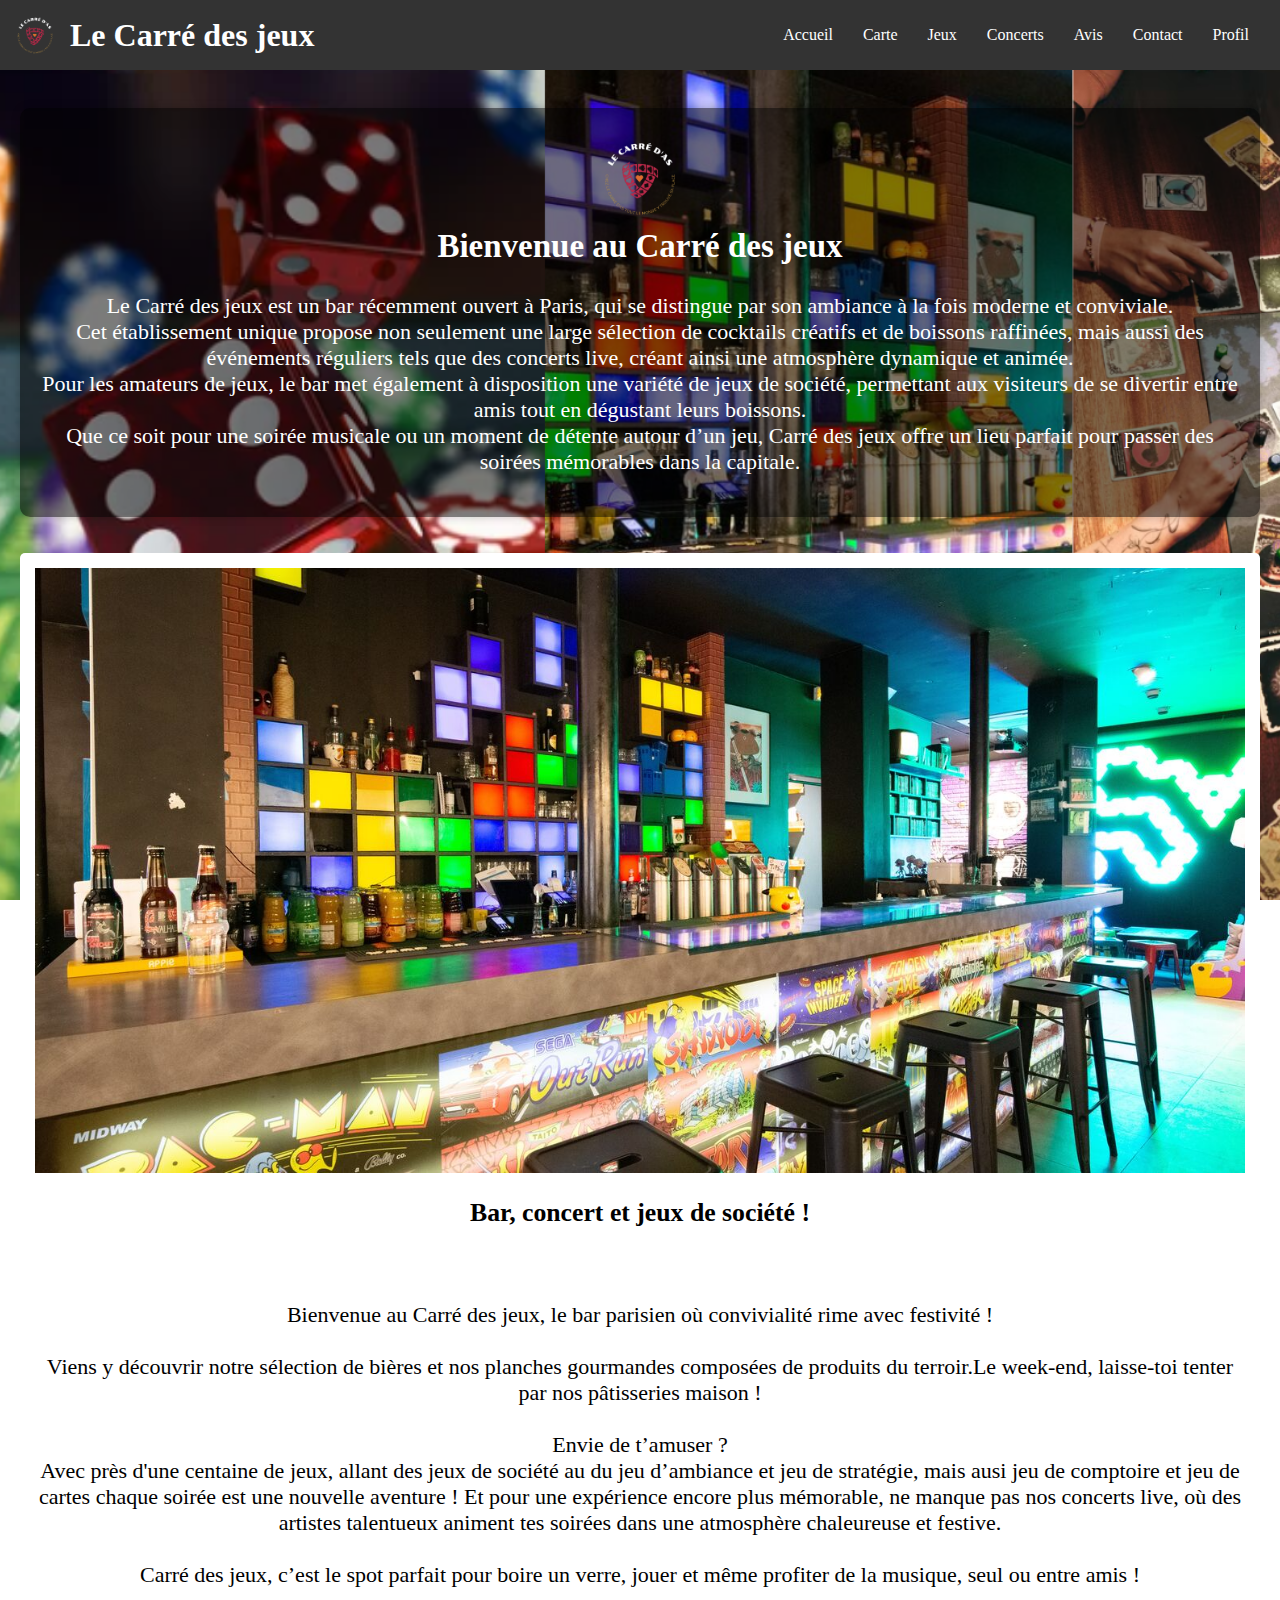
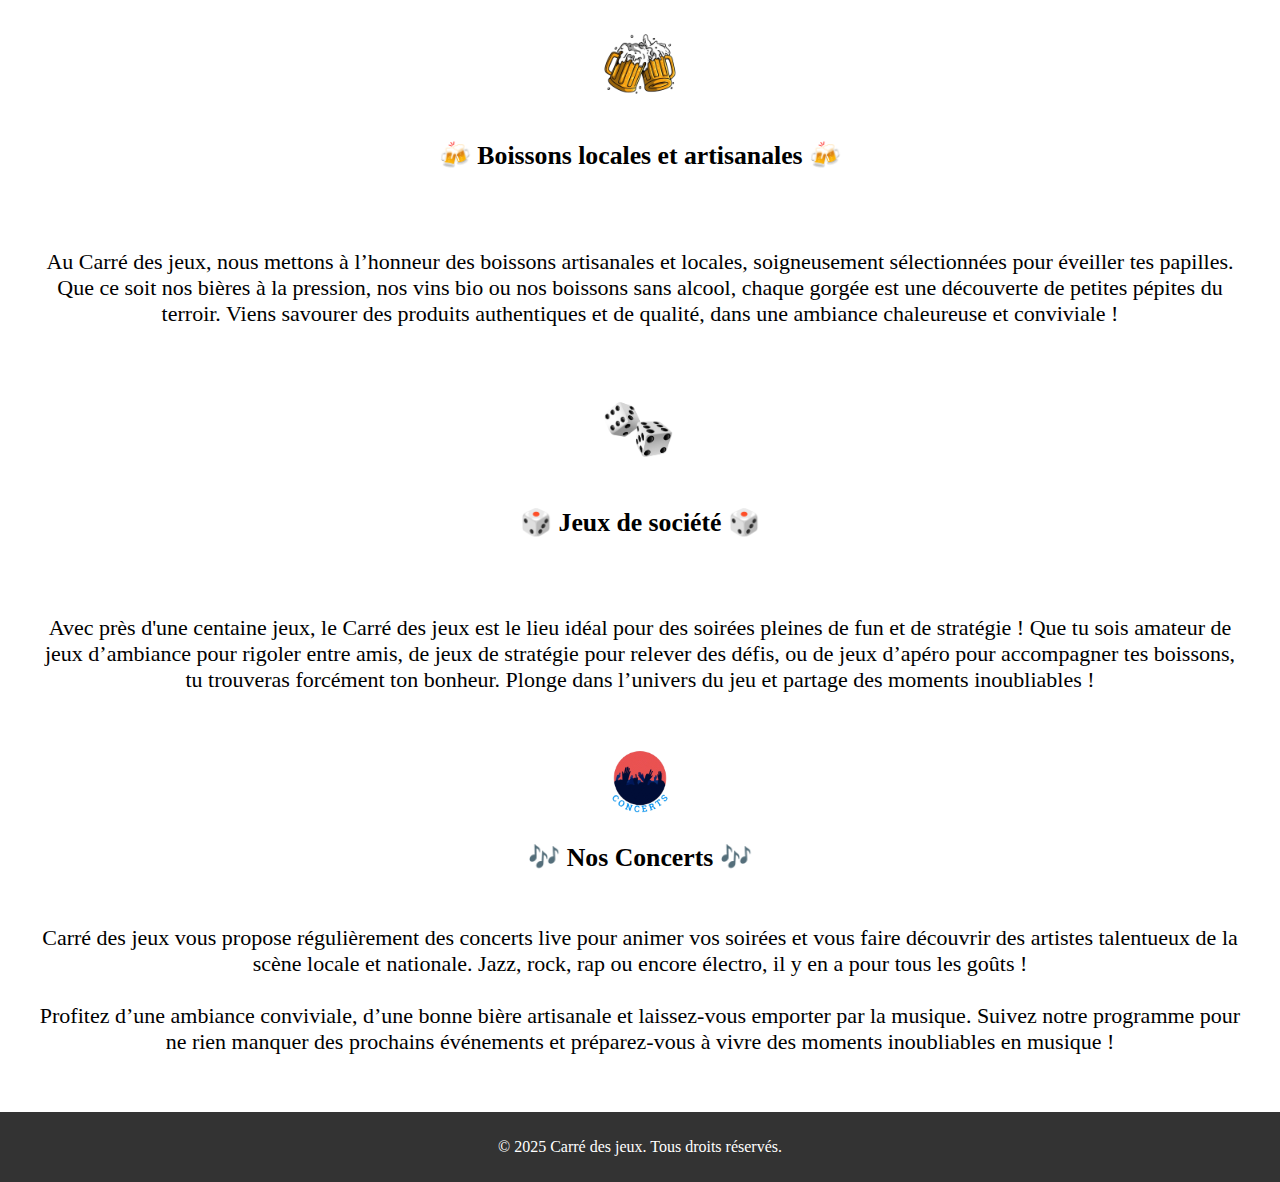
<file: index.html>
<!DOCTYPE html>
<html lang="fr">

<head>
    <meta charset="UTF-8">
    <meta name="viewport" content="width=device-width, initial-scale=1.0">
    <title>Le Carré d'As</title>
    <link rel="stylesheet" href="assets/css/style5.css">
</head>

<body background="assets/images/Fond 3 image.png">
    <header>

        <h1><img src="assets/images/LOGO-sans-fond.png" alt="Logo Le Carré d'As" width="30"> Le Carré des jeux</h1>
        <nav>
            <!-- menu de navigation-->
            <ul>
                <li><a href="index.html">Accueil</a></li>
                <li><a href="carte.html">Carte</a></li>
                <li><a href="jeux.html">Jeux</a></li>
                <li><a href="concert.html">Concerts</a></li>
                <li><a href="http://localhost/Le%20Carr%C3%A9%20d'As/avis.php">Avis</a></li>
                <li><a href="contact.html">Contact</a></li>
                <li><a href="http://localhost/Le%20Carr%C3%A9%20d'As/Inscription.php">Profil</a></li>
            </ul>
        </nav>
    </header>

    <main>
        <!-- desciptif de la page -->
        <br>
        <section id="accueil">
            <img src="assets/images/LOGO-sans-fond.png" alt="Logo Le Carré d'As">
            <h2>Bienvenue au Carré des jeux</h2>
            <div>
                <p>Le Carré des jeux est un bar récemment ouvert à Paris, qui se distingue par son ambiance à la fois
                    moderne et
                    conviviale.<br> Cet établissement unique propose non seulement une large sélection de cocktails
                    créatifs
                    et
                    de boissons raffinées, mais aussi des événements réguliers tels que des concerts live, créant ainsi
                    une
                    atmosphère dynamique et animée.<br> Pour les amateurs de jeux, le bar met également à disposition
                    une
                    variété de jeux de société, permettant aux visiteurs de se divertir entre amis tout en dégustant
                    leurs
                    boissons. <br>Que ce soit pour une soirée musicale ou un moment de détente autour d’un jeu, Carré
                    des jeux
                    offre un lieu parfait pour passer des soirées mémorables dans la capitale.</p>
            </div>
        </section>

        <br><br>
        <section>
            <!-- image du bar -->
            <div>
                <img src="assets/images/Image Bar.jpg">
            </div>

            <!-- ce que l'on propose dans le bar bierre -->
            <h3>Bar, concert et jeux de société ! </h3><br>
            <p>
                Bienvenue au Carré des jeux, le bar parisien où convivialité rime avec festivité !
                <br><br>
                Viens y découvrir notre
                sélection de bières et nos planches gourmandes composées de produits du terroir.Le
                week-end, laisse-toi tenter par nos pâtisseries maison !
                <br><br>
                Envie de t’amuser ?
                <br>
                Avec près d'une centaine de jeux, allant des jeux de société au du jeu d’ambiance et jeu de stratégie,
                mais ausi jeu de
                comptoire et jeu de cartes
                chaque soirée est une nouvelle aventure ! Et pour une expérience encore plus mémorable, ne manque
                pas
                nos concerts live, où des artistes talentueux animent tes soirées dans une atmosphère chaleureuse et
                festive.
                <br><br>
                Carré des jeux, c’est le spot parfait pour boire un verre, jouer et même profiter de la musique, seul
                ou
                entre
                amis !
                <br><br>
                <img src="assets/images/Bierre.jpg" alt="Image Bierre">

            <h3>🍻 Boissons locales et artisanales 🍻</h3><br><br>
            Au Carré des jeux, nous mettons à l’honneur des boissons artisanales et locales, soigneusement sélectionnées
            pour éveiller tes papilles. Que ce soit nos bières à la pression, nos vins bio ou nos boissons sans
            alcool,
            chaque gorgée est une découverte de petites pépites du terroir. Viens savourer des produits authentiques
            et
            de qualité, dans une ambiance chaleureuse et conviviale !
            <br><br><br>
            <!-- ce que l'on propose (jeux) -->
            <img src="assets/images/Dé.jpg" alt="Image Dé">

            <h3>🎲 Jeux de société 🎲</h3><br><br>
            Avec près d'une centaine jeux, le Carré des jeux est le lieu idéal pour des soirées pleines
            de
            fun et de stratégie ! Que tu sois amateur de jeux d’ambiance pour rigoler entre amis, de jeux de
            stratégie
            pour relever des défis, ou de jeux d’apéro pour accompagner tes boissons, tu trouveras forcément ton
            bonheur. Plonge dans l’univers du jeu et partage des moments inoubliables !
            <br><br><br>
            <!-- ce que l'on propose (concert) -->
            <img src="assets/images/Concert.png" alt="Image Concert">
            <h3>🎶 Nos Concerts 🎶</h3><br>
            Carré des jeux vous propose régulièrement des concerts live pour animer vos soirées et vous faire
            découvrir
            des artistes talentueux de la scène locale et nationale. Jazz, rock, rap ou encore électro, il y en a
            pour
            tous les goûts !
            <br><br>
            Profitez d’une ambiance conviviale, d’une bonne bière artisanale et laissez-vous emporter par la
            musique.
            Suivez notre programme pour ne rien manquer des prochains événements et préparez-vous à vivre des
            moments
            inoubliables en musique !
            </p>

        </section>
    </main>
    <!-- footer -->
    <footer>
        <p>&copy; 2025 Carré des jeux. Tous droits réservés.</p>
    </footer>
</body>

</html>
</file>
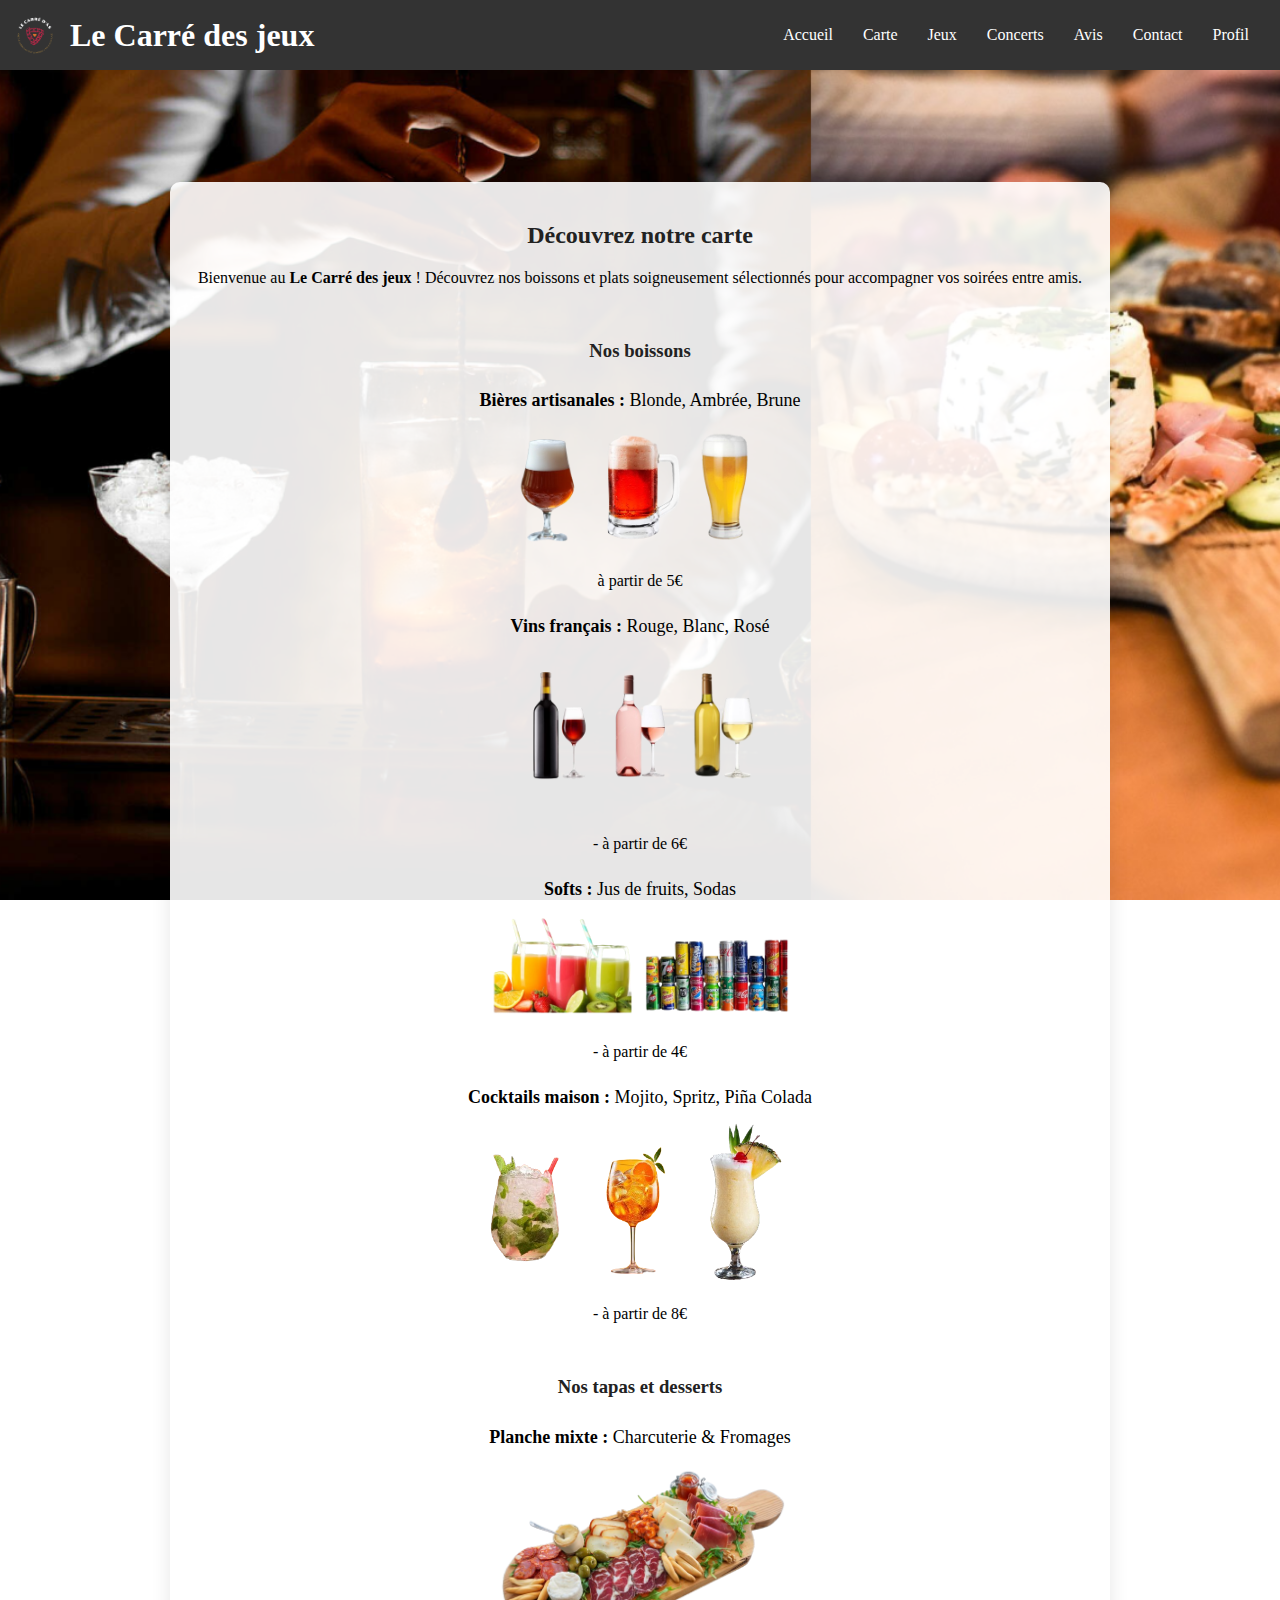
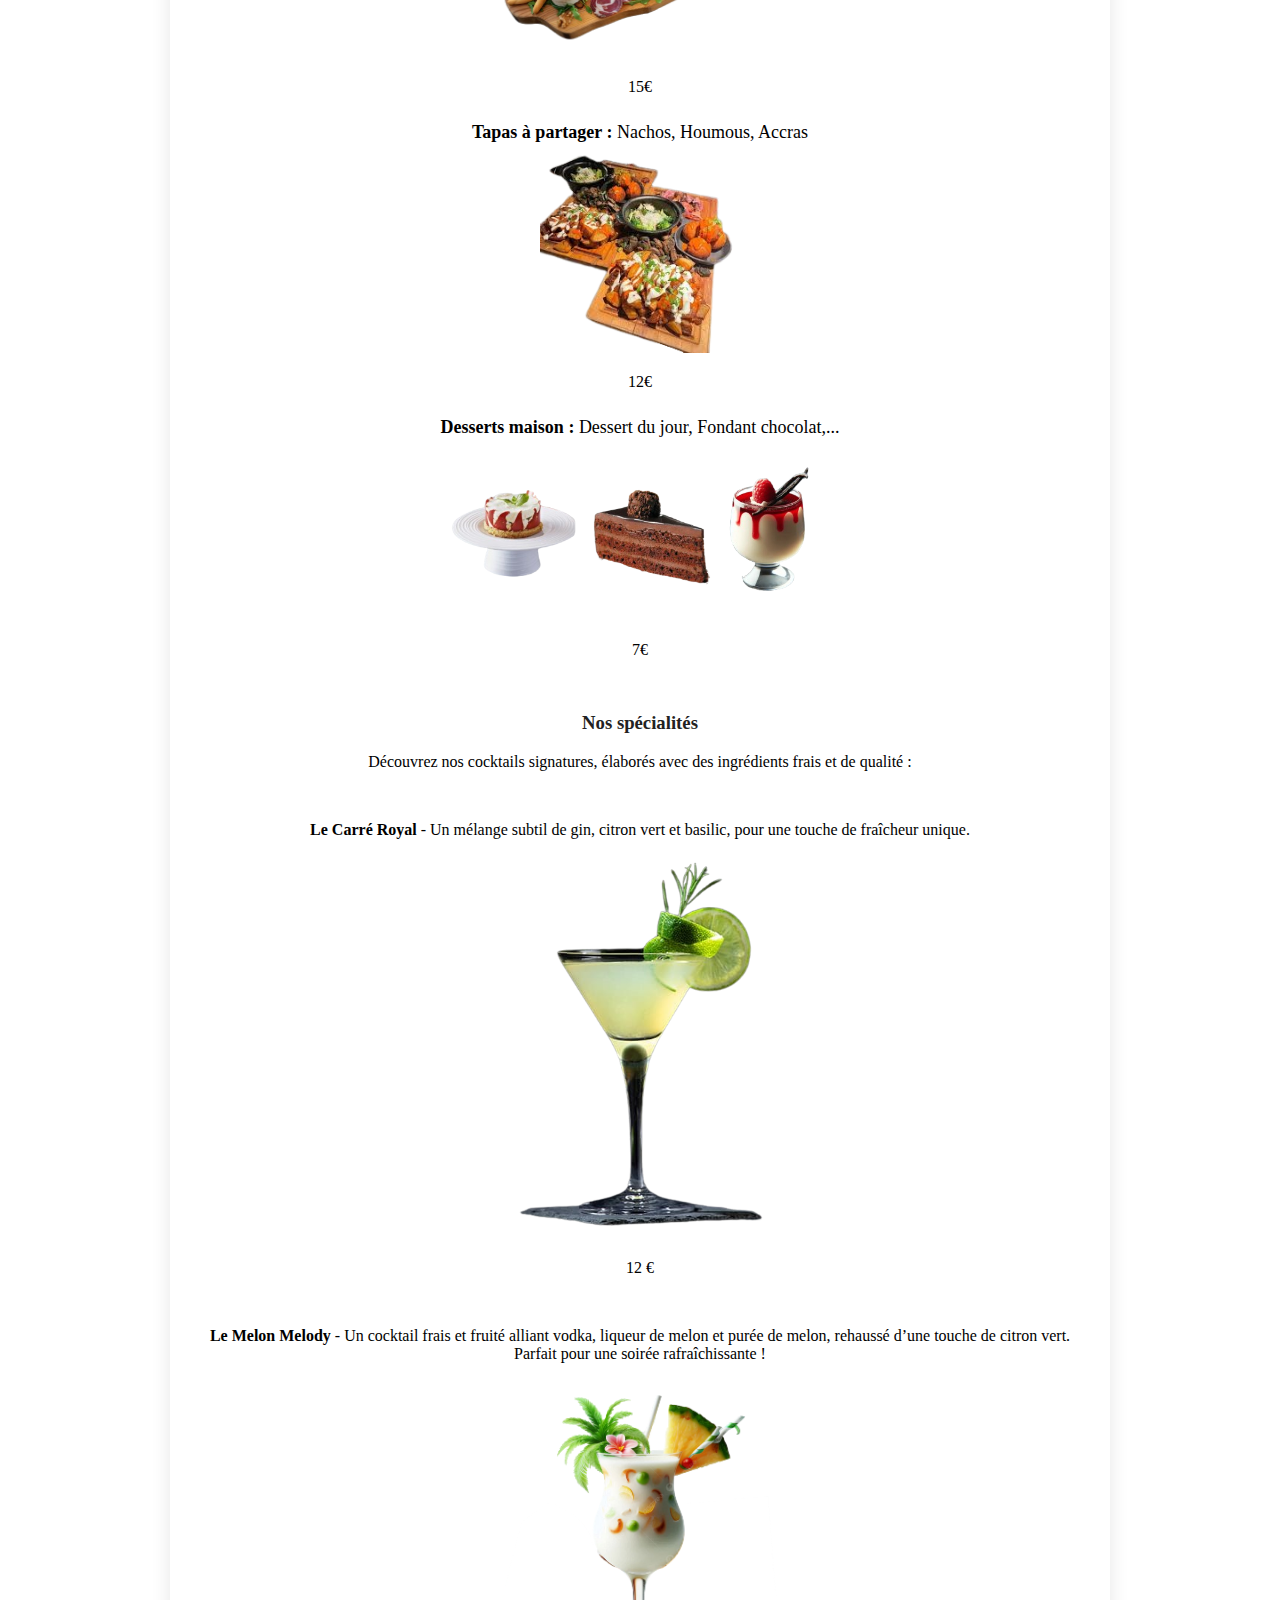
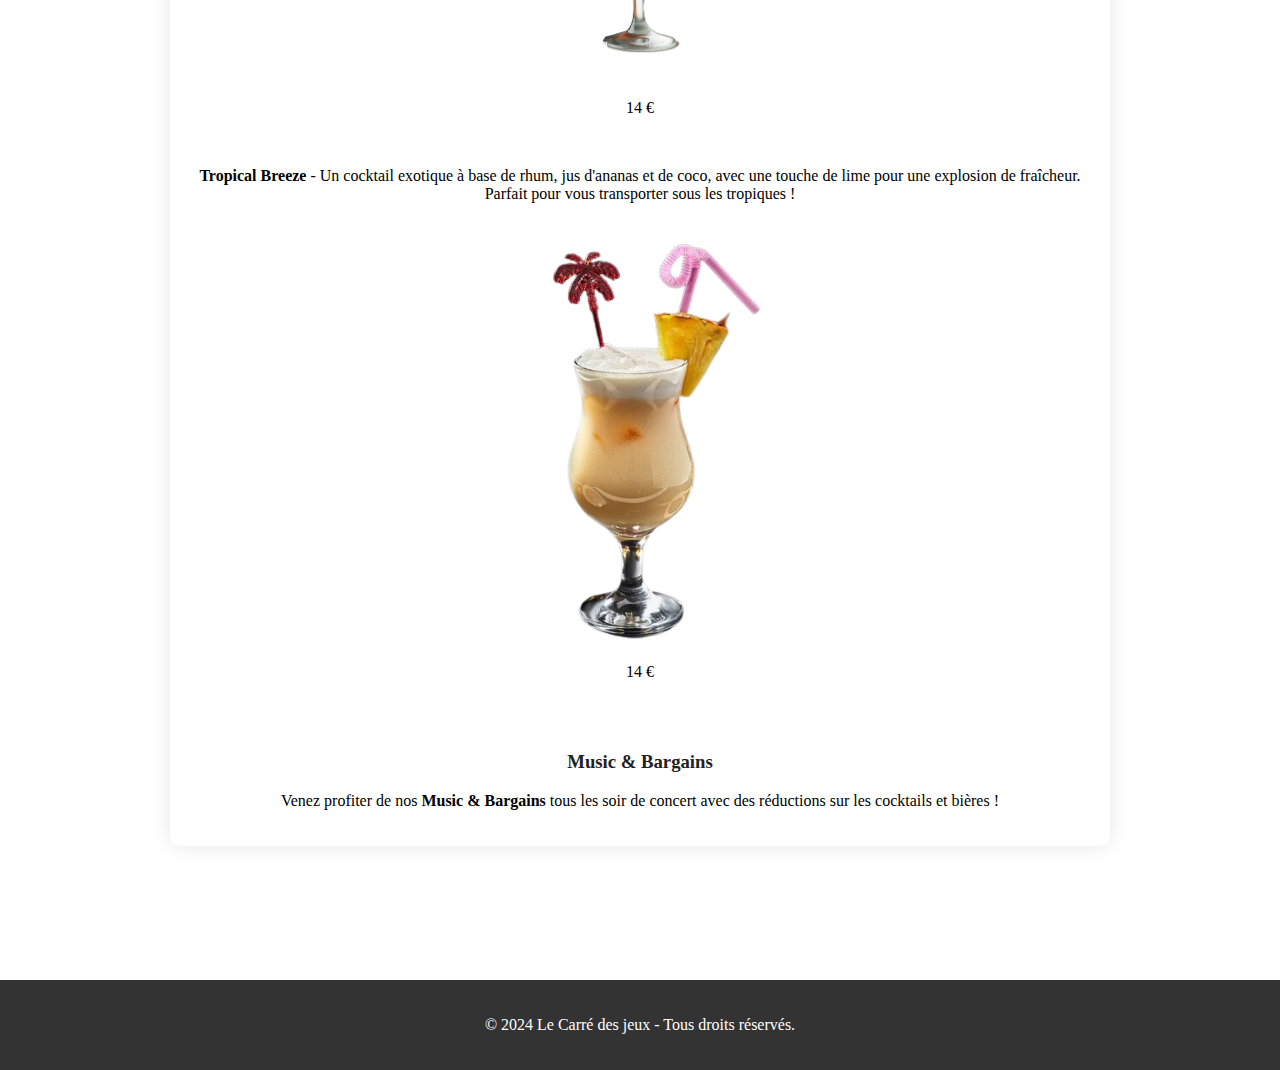
<file: carte.html>
<!DOCTYPE html>
<html lang="fr">

<head>
    <meta charset="UTF-8">
    <meta name="viewport" content="width=device-width, initial-scale=1.0">
    <title>La Carte - Carré des jeux</title>
    <link rel="stylesheet" href="assets/css/style12.css">
</head>

<body background="assets/images/Carte/Fond 2 images.png">
    <header>
        <h1><img src="assets/images/LOGO-sans-fond.png" alt="Logo Le Carré d'As" width="30"> Le Carré des jeux</h1>
        <nav>
            <!-- menu de navigation-->
            <ul>
                <li><a href="index.html">Accueil</a></li>
                <li><a href="carte.html">Carte</a></li>
                <li><a href="jeux.html">Jeux</a></li>
                <li><a href="concert.html">Concerts</a></li>
                <li><a href="http://localhost/Le%20Carr%C3%A9%20d'As/avis.php">Avis</a></li>
                <li><a href="contact.html">Contact</a></li>
                <li><a href="http://localhost/Le%20Carr%C3%A9%20d'As/Inscription.php">Profil</a></li>
            </ul>
        </nav>
    </header>
    <br><br><br><br>
    <!-- desciptif de la page -->
    <div class="container">
        <h2>Découvrez notre carte</h2>
        <p>Bienvenue au <strong>Le Carré des jeux</strong> ! Découvrez nos boissons et plats soigneusement sélectionnés
            pour
            accompagner vos soirées entre amis.</p>
        <br>
        <!-- partis boisoons -->
        <h3>Nos boissons</h3>
        <ul class="menu-list">
            <li><strong>Bières artisanales :</strong> Blonde, Ambrée, Brune </li>
            <img src="assets/images/Carte/bierre.png" alt="Bierre" width="300">
            <p>à partir de 5€</p>
            <li><strong>Vins français :</strong> Rouge, Blanc, Rosé </li>
            <img src="assets/images/Carte/vin.png" alt="Vin" width="300">
            <p>- à partir de 6€</p>
            <li><strong>Softs :</strong> Jus de fruits, Sodas </li>
            <img src="assets/images/Carte/soft.png" alt="Soft" width="300">
            <p>- à partir de 4€</p>
            <li><strong>Cocktails maison :</strong> Mojito, Spritz, Piña Colada </li>
            <img src="assets/images/Carte/cocktail maison.png" alt="Cockatail maison" width="400">
            <p>- à partir de 8€</p>
        </ul>
        <br>
        <!-- partis tapas et dessert -->
        <h3>Nos tapas et desserts</h3>
        <ul class="menu-list">
            <li><strong>Planche mixte :</strong> Charcuterie & Fromages </li>
            <img src="assets/images/Carte/Planche Mixte.jpeg" alt="Planche Mixte" width="300">
            <p>15€</p>
            <li><strong>Tapas à partager :</strong> Nachos, Houmous, Accras </li>
            <img src="assets/images/Carte/Tapas.jpg" alt="Tapas" width="200">
            <p>12€</p>
            <li><strong>Desserts maison :</strong> Dessert du jour, Fondant chocolat,... </li>
            <img src="assets/images/Carte/Dessert.png" alt="Dessert" width="400">
            <p>7€</p>
        </ul>

        <!-- partis spécialité -->
        <br>
        <h3>Nos spécialités</h3>
        <p>Découvrez nos cocktails signatures, élaborés avec des ingrédients frais et de qualité :</p>
        <br>

        <p><strong>Le Carré Royal</strong> - Un mélange subtil de gin, citron vert et basilic, pour une touche de
            fraîcheur unique.</p>
        <img src="assets/images/Carte/Cocktail-royal.png" alt="Cocktail signature" width="300">
        <p>12 €</p>
        <br>
        <p><strong>Le Melon Melody</strong> - Un cocktail frais et fruité alliant vodka, liqueur de melon et purée de
            melon, rehaussé d’une touche de citron vert. Parfait pour une soirée rafraîchissante !</p>
        <img src="assets/images/Carte/Cocktail.png" alt="Cocktail Melon" width="300">
        <p>14 €</p>
        <br>
        <p><strong>Tropical Breeze</strong> - Un cocktail exotique à base de rhum, jus d'ananas et de coco, avec une
            touche de lime pour une explosion de fraîcheur. Parfait pour vous transporter sous les tropiques !</p>
        <img src="assets/images/Carte/Cocktail ananas coco.png" alt="Cocktail Tropical" width="300">
        <p>14 €</p>
        <br><br>

        <h3>
            Music & Bargains
        </h3>
        <p>Venez profiter de nos <strong>Music & Bargains</strong> tous les soir de concert avec des réductions sur les
            cocktails et bières !</p>

    </div>
    <br><br><br>
    <!-- footer -->
    <footer>
        <p>&copy; 2024 Le Carré des jeux - Tous droits réservés.</p>
    </footer>
</body>

</html>
</file>
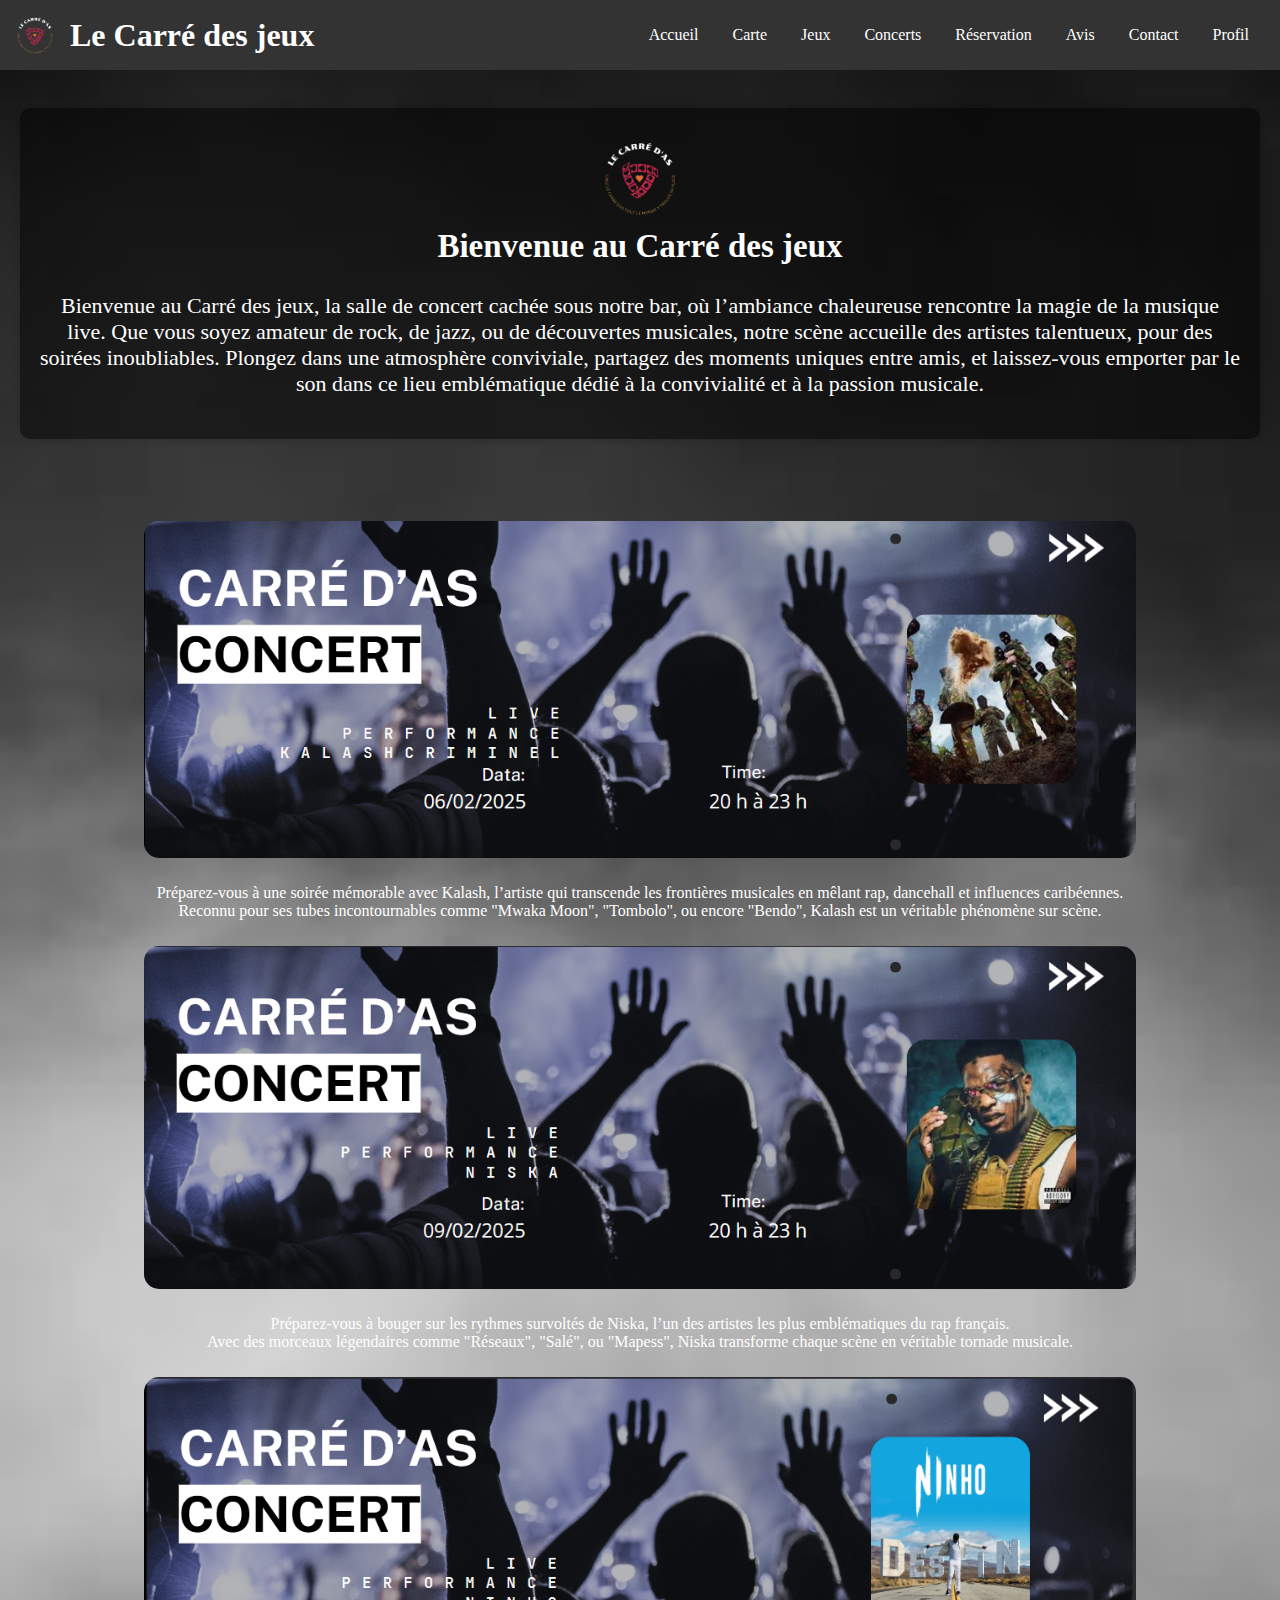
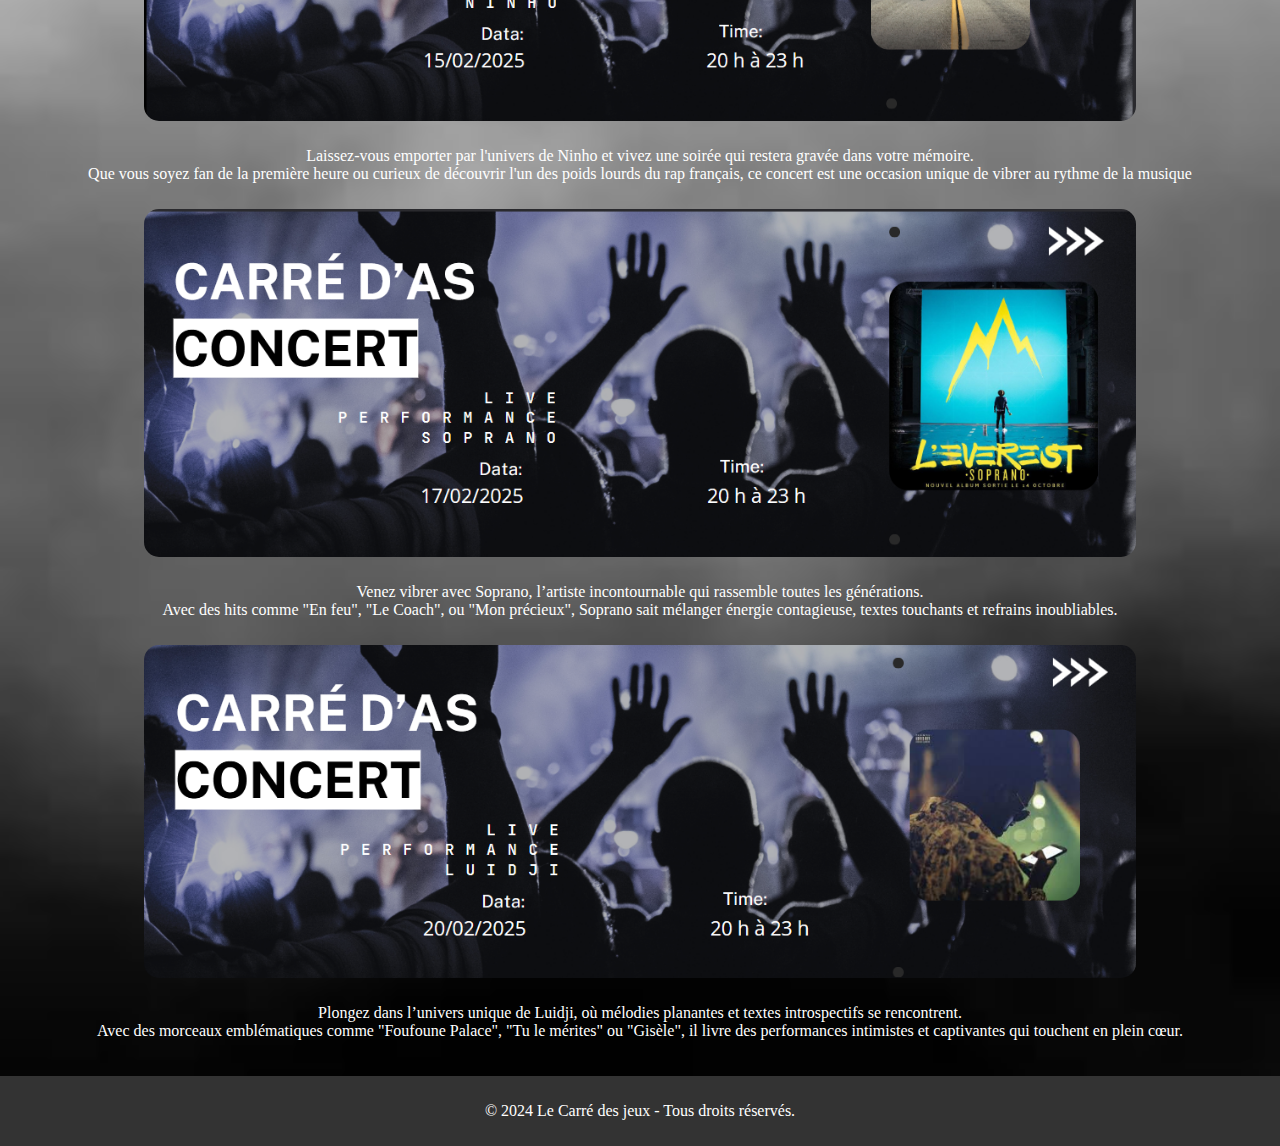
<file: concert.html>
<!DOCTYPE html>
<html lang="fr">

<head>
    <meta charset="UTF-8">
    <meta name="viewport" content="width=device-width, initial-scale=1.0">
    <title>Le Carré d'As</title>
    <link rel="stylesheet" href="assets/css/concert.css">
</head>

<body background="assets/images/Concert/Fond Concert.jpg">
    <header>

        <h1><img src="assets/images/LOGO-sans-fond.png" alt="Logo Le Carré d'As" width="30"> Le Carré des jeux</h1>
        <nav>
            <!-- menu de navigation-->
            <ul>
                <li><a href="index.html">Accueil</a></li>
                <li><a href="carte.html">Carte</a></li>
                <li><a href="jeux.html">Jeux</a></li>
                <li><a href="concert.html">Concerts</a></li>
                <li><a href="http://localhost/Le%20Carr%C3%A9%20d'As/reservation.php">Réservation</a></li>
                <li><a href="http://localhost/Le%20Carr%C3%A9%20d'As/avis.php">Avis</a></li>
                <li><a href="contact.html">Contact</a></li>
                <li><a href="http://localhost/Le%20Carr%C3%A9%20d'As/Inscription.php">Profil</a></li>
            </ul>
        </nav>
    </header>


    <main>
        <br>
        <!--  desciptif de la page -->
        <section id="accueil">
            <img src="assets/images/LOGO-sans-fond.png" alt="Logo Le Carré d'As">
            <h2>Bienvenue au Carré des jeux</h2>
            <p>Bienvenue au Carré des jeux, la salle de concert cachée sous notre bar, où l’ambiance chaleureuse
                rencontre
                la magie de la musique live. Que vous soyez amateur de rock, de jazz, ou de découvertes musicales, notre
                scène accueille des artistes talentueux, pour des soirées inoubliables. Plongez dans une atmosphère
                conviviale, partagez des moments uniques entre amis, et laissez-vous emporter par le son dans ce lieu
                emblématique dédié à la convivialité et à la passion musicale.</p>
        </section>
        <br><br><br><br>
        </div>
        <!-- image de l'artiste -->
        <div class="img">
            <div class="kalash">
                <img src="assets/images/Concert/kalash.png" alt="Kalash">
            </div>
            <p>Préparez-vous à une soirée mémorable avec Kalash, l’artiste qui transcende les frontières musicales en
                mêlant rap, dancehall et influences caribéennes.<br> Reconnu pour ses tubes incontournables comme "Mwaka
                Moon", "Tombolo", ou encore "Bendo", Kalash est un véritable phénomène sur scène.</p>

            <!-- image de l'artiste -->
            <div>
                <img src="assets/images/Concert/Niska.png" alt="Niska">
            </div>
            <p>Préparez-vous à bouger sur les rythmes survoltés de Niska, l’un des artistes les plus emblématiques du
                rap français. <br>Avec des morceaux légendaires comme "Réseaux", "Salé", ou "Mapess", Niska transforme
                chaque scène en véritable tornade musicale.</p>

            <!-- image de l'artiste -->
            <div class="ninho">

                <img src="assets/images/Concert/Ninho.png" alt="Ninho">
            </div>
            <p>Laissez-vous emporter par l'univers de Ninho et vivez une soirée qui restera gravée dans votre
                mémoire.<br>
                Que vous soyez fan de la première heure ou curieux de découvrir l'un des poids lourds du rap français,
                ce concert est une occasion unique de vibrer au rythme de la musique</p>

            <!-- image de l'artiste -->
            <div>
                <img src="assets/images/Concert/Soprano.png" alt="Soprano">
            </div>
            <p>Venez vibrer avec Soprano, l’artiste incontournable qui rassemble toutes les générations. <br>Avec des
                hits
                comme "En feu", "Le Coach", ou "Mon précieux", Soprano sait mélanger énergie contagieuse, textes
                touchants et refrains inoubliables.</p>

            <!-- image de l'artiste -->
            <div>
                <img src="assets/images/Concert/Luidji.png" alt="Luidji">
            </div>
            <p>Plongez dans l’univers unique de Luidji, où mélodies planantes et textes introspectifs se rencontrent.
                <br>Avec des morceaux emblématiques comme "Foufoune Palace", "Tu le mérites" ou "Gisèle", il livre des
                performances intimistes et captivantes qui touchent en plein cœur.
            </p>
        </div>
    </main>
    <!-- footer -->
    <footer>
        <p>&copy; 2024 Le Carré des jeux - Tous droits réservés.</p>
    </footer>
</body>

</html>
</file>
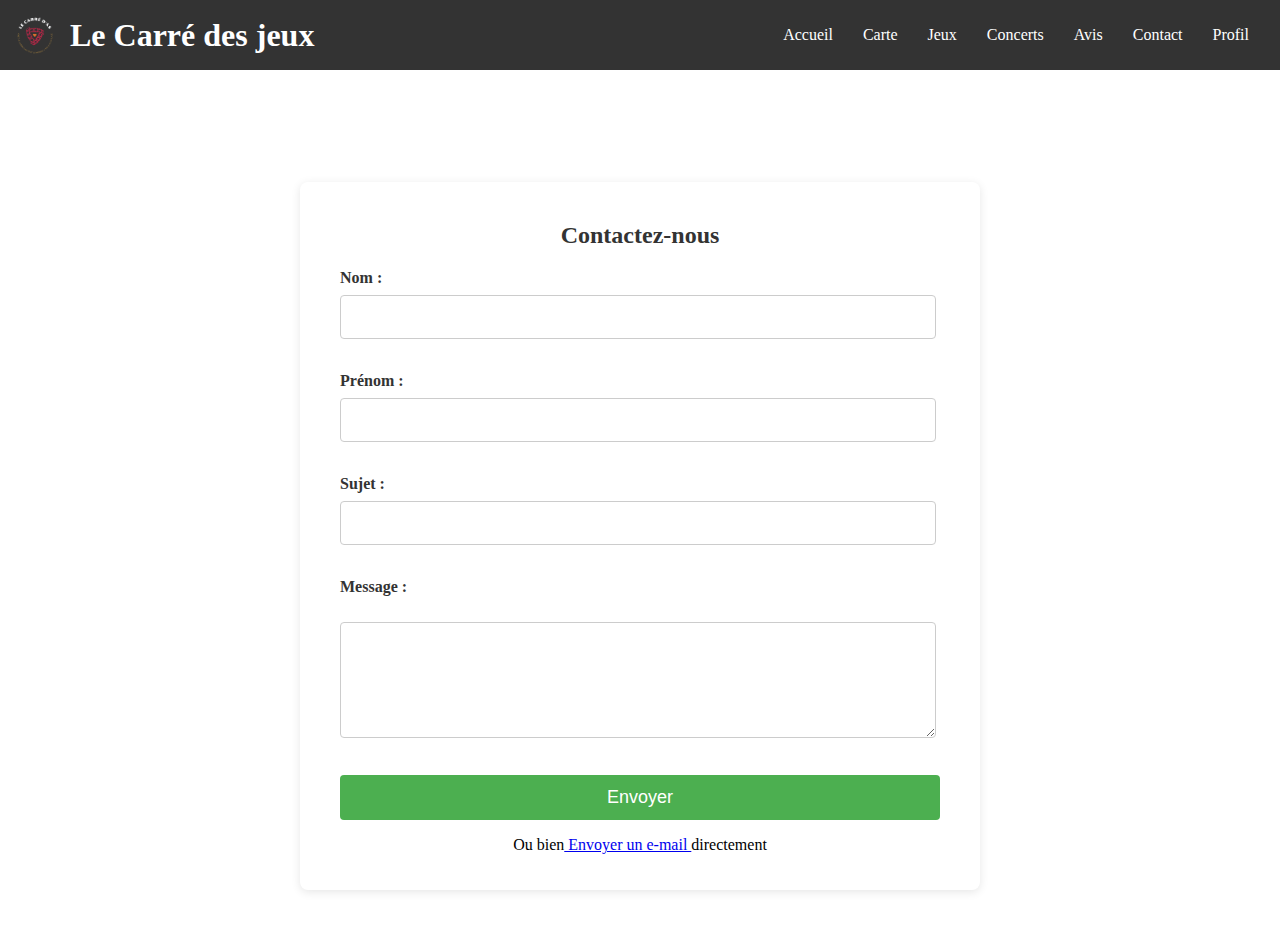
<file: contact.html>
<!DOCTYPE html>
<html lang="fr">

<head>
    <meta charset="UTF-8">
    <meta name="viewport" content="width=device-width, initial-scale=1.0">
    <link rel="stylesheet" href="assets/css/contact1.css">
</head>

<body>
    <header>
        <h1><img src="assets/images/LOGO-sans-fond.png" alt="Logo Le Carré d'As" width="30"> Le Carré des jeux</h1>
        <nav>
            <!-- menu de navigation-->
            <ul>
                <li><a href="index.html">Accueil</a></li>
                <li><a href="carte.html">Carte</a></li>
                <li><a href="jeux.html">Jeux</a></li>
                <li><a href="concert.html">Concerts</a></li>
                <li><a href="http://localhost/Le%20Carr%C3%A9%20d'As/avis.php">Avis</a></li>
                <li><a href="contact.html">Contact</a></li>
                <li><a href="http://localhost/Le%20Carr%C3%A9%20d'As/Inscription.php">Profil</a></li>
            </ul>
        </nav>
    </header>
    <br><br><br><br>
    <main>
        <!-- Formulaire de contact -->
        <section>
            <h2>Contactez-nous</h2>
            <form action="envoyer.php" method="post">
                <label for="nom">Nom :</label>
                <input type="text" id="nom" name="nom" required><br><br>

                <label for="prenom">Prénom :</label>
                <input type="text" id="prenom" name="prenom" required><br><br>

                <label for="sujet">Sujet :</label>
                <input type="text" id="sujet" name="sujet" required><br><br>

                <label for="message">Message :</label><br>
                <textarea id="message" name="message" rows="5" required></textarea><br><br>

                <button type="submit">Envoyer</button>
                <center>
                    <p>Ou bien<a
                            href="mailto:carre-des-jeux@carre-d-as.com?subject=Demande d'information sur le bar &body=Bonjour le carré des jeux, j'avais une question concernant...">
                            Envoyer un e-mail
                        </a>directement</p>
                </center>
            </form>
        </section>
    </main>
</body>

</html>
</file>
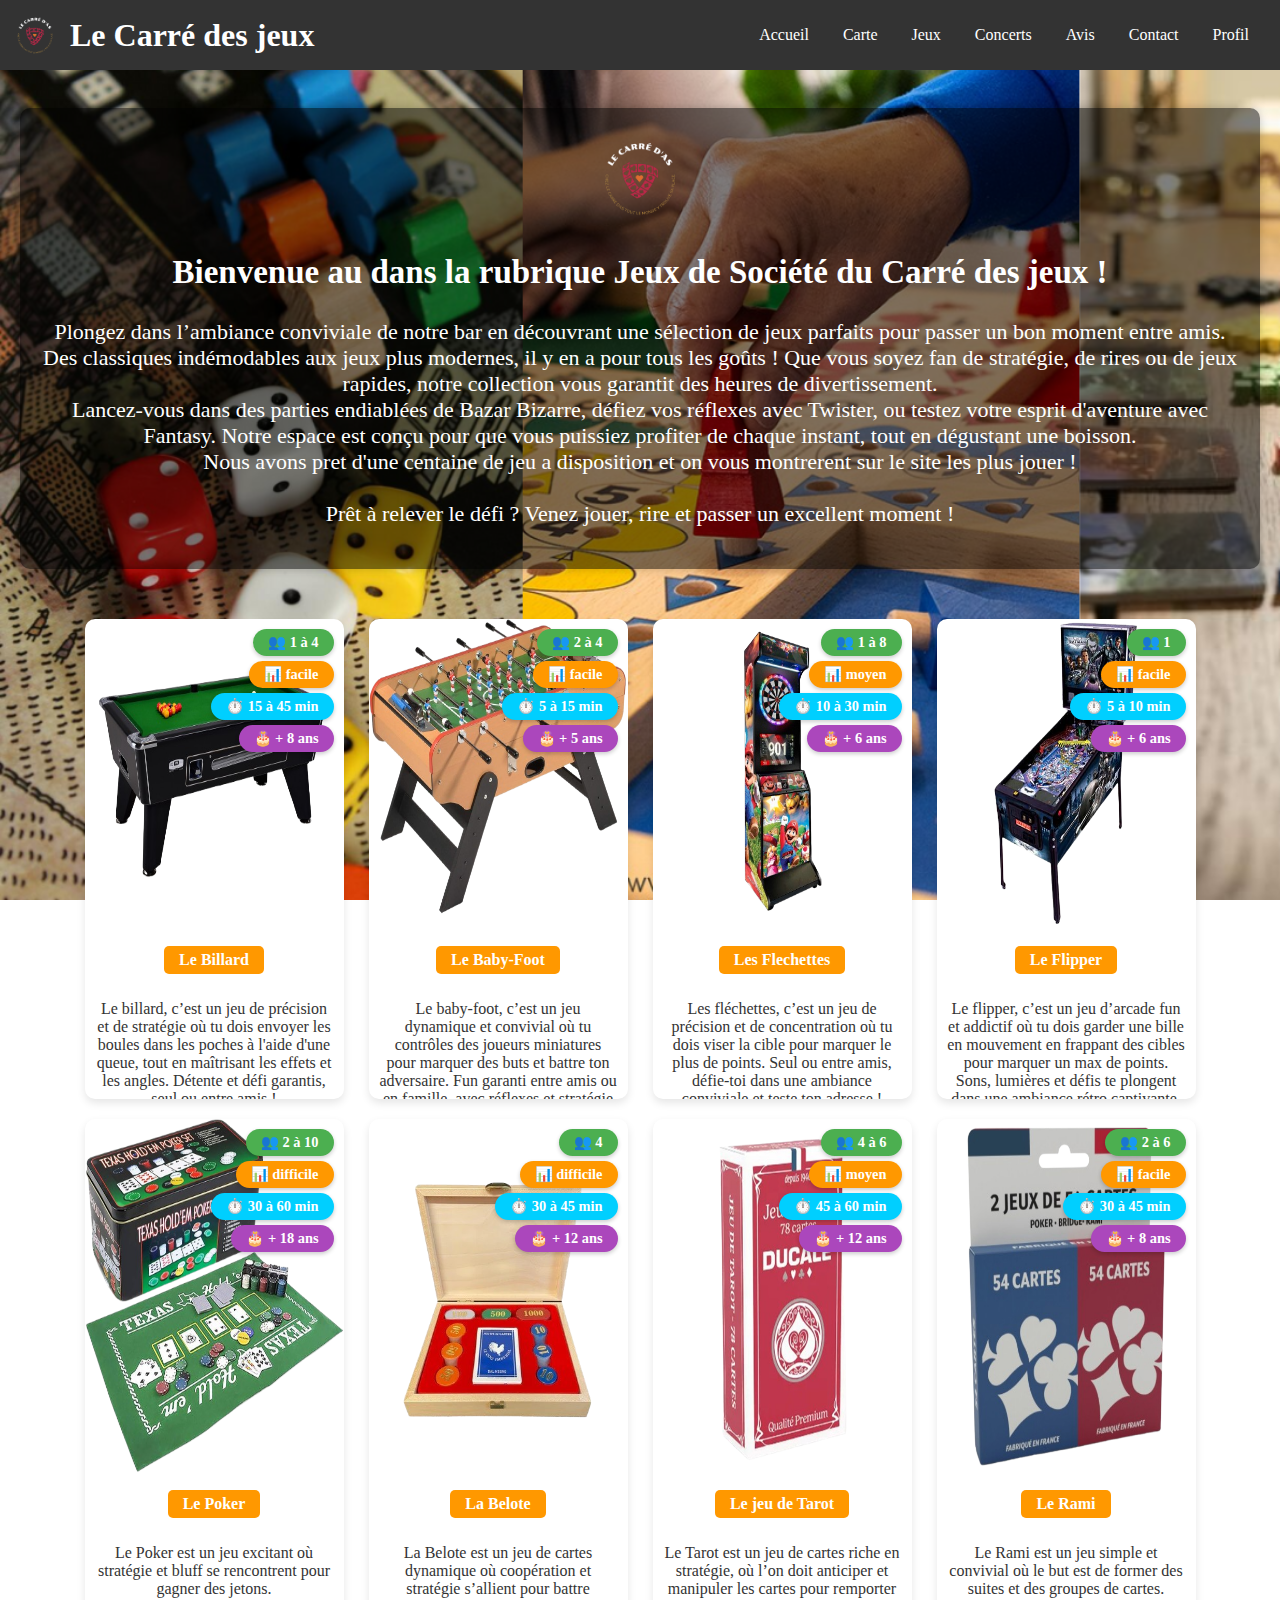
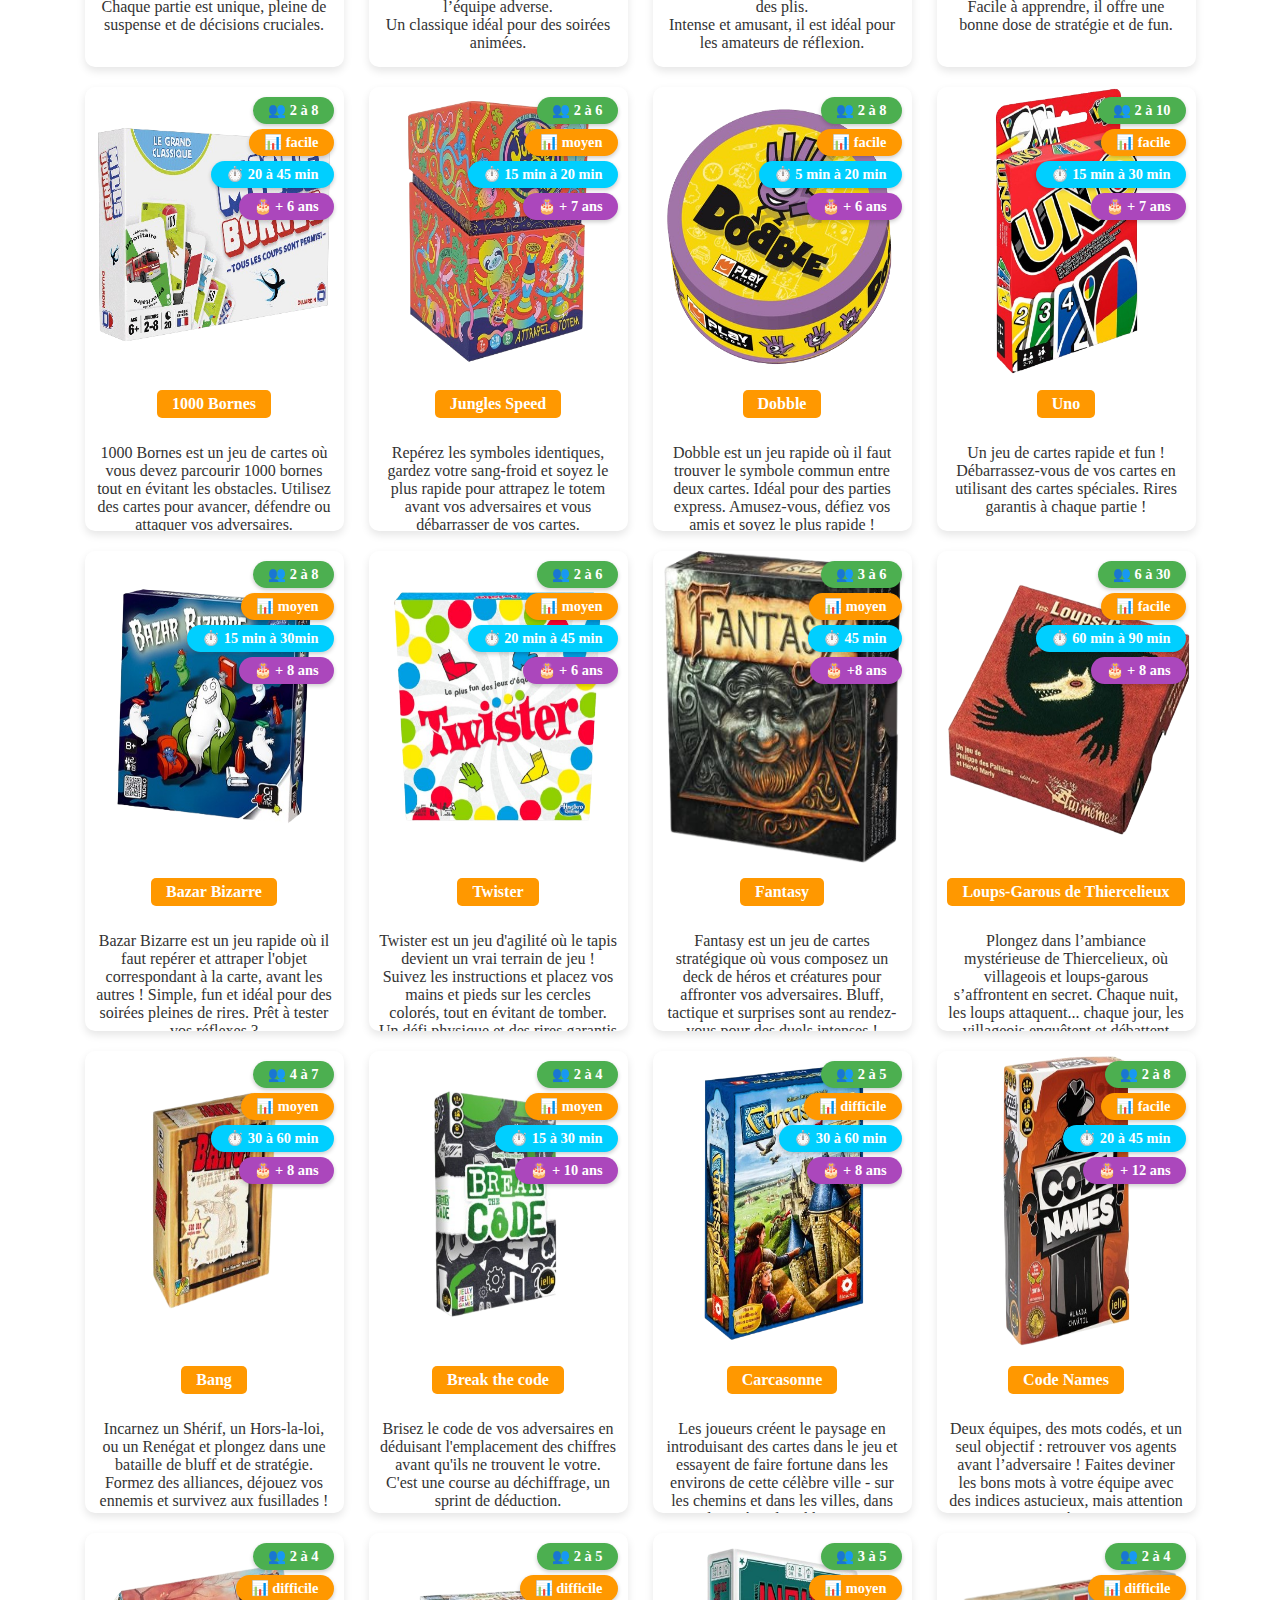
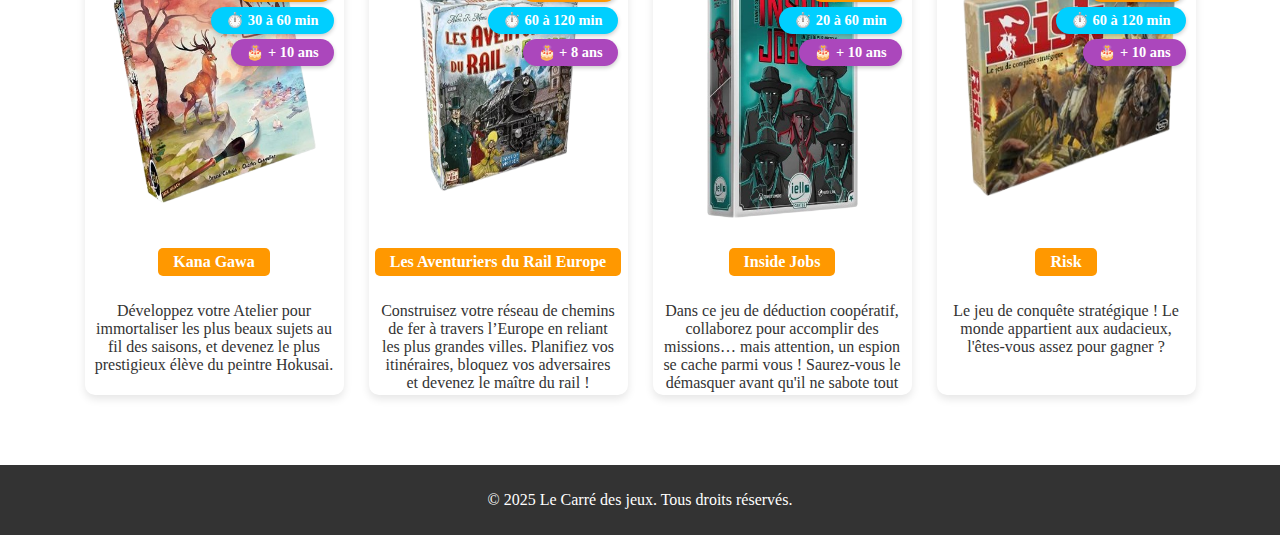
<file: jeux.html>
<!DOCTYPE html>
<html lang="fr">

<head>
    <meta charset="UTF-8">
    <meta name="viewport" content="width=device-width, initial-scale=1.0">
    <title>Carré des jeux Jeux</title>
    <link rel="stylesheet" href="assets/css/jeux.css">
</head>

<body background="assets/images/Jeux/Fond 3 Images Jeux de société.png">
    <header>

        <h1><img src="assets/images/LOGO-sans-fond.png" alt="Logo Le Carré d'As" width="30"> Le Carré des jeux</h1>
        <!-- menu de navigation-->
        <nav>
            <ul>
                <li><a href="index.html">Accueil</a></li>
                <li><a href="carte.html">Carte</a></li>
                <li><a href="jeux.html">Jeux</a></li>
                <li><a href="concert.html">Concerts</a></li>
                <li><a href="http://localhost/Le%20Carr%C3%A9%20d'As/avis.php">Avis</a></li>
                <li><a href="contact.html">Contact</a></li>
                <li><a href="http://localhost/Le%20Carr%C3%A9%20d'As/Inscription.php">Profil</a></li>
            </ul>
        </nav>
    </header>

    <br>
    <main>
        <!-- description de la page-->
        <section id="jeux">
            <img src="assets/images/LOGO-sans-fond.png" alt="Logo Le Carré d'As">
            <br>
            <h2>Bienvenue au dans la rubrique Jeux de Société du Carré des jeux !</h2>
            <div>
                <p>Plongez dans l’ambiance conviviale de notre bar en découvrant une sélection de jeux parfaits pour
                    passer
                    un bon moment entre amis. Des classiques indémodables aux jeux plus modernes, il y en a pour tous
                    les
                    goûts ! Que vous soyez fan de stratégie, de rires ou de jeux rapides, notre collection vous garantit
                    des
                    heures de divertissement.<br>Lancez-vous dans des parties endiablées de Bazar Bizarre, défiez vos
                    réflexes avec Twister, ou testez votre esprit d'aventure avec Fantasy. Notre espace est conçu pour
                    que
                    vous puissiez profiter de chaque instant, tout en dégustant une boisson.<br> Nous avons pret d'une
                    centaine de jeu a disposition et on vous montrerent sur le site les plus jouer !<br><br>Prêt à
                    relever
                    le défi ?
                    Venez jouer, rire et passer un excellent moment !
                </p>
            </div>
        </section>

        <div class="container">
            <!-- 3 premier jeux de comptoire-->
            <!-- div d'un jeu + ca descpition-->
            <div class="game-card">
                <img src="assets/images/Jeux/billard.png" alt="billard" class="game-image">
                <div class="badges">
                    <span class="badge green">👥 1 à 4</span>
                    <span class="badge orange">📊 facile</span>
                    <span class="badge blue">⏱️ 15 à 45 min</span>
                    <span class="badge purple">🎂 + 8 ans</span>
                </div>
                <div class="game-info">
                    <span class="title">Le Billard</span>
                    <p>Le billard, c’est un jeu de précision et de stratégie où tu dois envoyer les boules dans les
                        poches à l'aide d'une queue, tout en maîtrisant les effets et les angles. Détente et défi
                        garantis, seul ou entre amis !</p>
                </div>
            </div>
            <!-- div d'un jeu + ca descpition-->
            <div class="game-card">
                <img src="assets/images/Jeux/baby foot.jpg" alt="baby-foot" class="game-image">
                <div class="badges">
                    <span class="badge green">👥 2 à 4</span>
                    <span class="badge orange">📊 facile</span>
                    <span class="badge blue">⏱️ 5 à 15 min</span>
                    <span class="badge purple">🎂 + 5 ans</span>
                </div>
                <div class="game-info">
                    <span class="title">Le Baby-Foot</span>
                    <p>Le baby-foot, c’est un jeu dynamique et convivial où tu contrôles des joueurs miniatures pour
                        marquer des buts et battre ton adversaire. Fun garanti entre amis ou en famille, avec réflexes
                        et stratégie au rendez-vous !</p>
                </div>
            </div>
            <!-- div d'un jeu + ca descpition-->
            <div class="game-card">
                <img src="assets/images/Jeux/flechette.jpg" alt="flechette" class="game-image">
                <div class="badges">
                    <span class="badge green">👥 1 à 8</span>
                    <span class="badge orange">📊 moyen</span>
                    <span class="badge blue">⏱️ 10 à 30 min</span>
                    <span class="badge purple">🎂 + 6 ans</span>
                </div>
                <div class="game-info">
                    <span class="title"> Les Flechettes</span>
                    <p>Les fléchettes, c’est un jeu de précision et de concentration où tu dois viser la cible pour
                        marquer le plus de points. Seul ou entre amis, défie-toi dans une ambiance conviviale et teste
                        ton adresse !</p>
                </div>
            </div>
            <!-- div d'un jeu + ca descpition-->
            <div class="game-card">
                <img src="assets/images/Jeux/flipper.jpg" alt="flipper" class="game-image">
                <div class="badges">
                    <span class="badge green">👥 1</span>
                    <span class="badge orange">📊 facile</span>
                    <span class="badge blue">⏱️ 5 à 10 min</span>
                    <span class="badge purple">🎂 + 6 ans</span>
                </div>
                <div class="game-info">
                    <span class="title">Le Flipper</span>
                    <p>Le flipper, c’est un jeu d’arcade fun et addictif où tu dois garder une bille en mouvement en
                        frappant des cibles pour marquer un max de points. Sons, lumières et défis te plongent dans une
                        ambiance rétro captivante. <br>À toi de jouer !</p>
                </div>
            </div>



            <!-- jeu de cartes-->
            <!-- div d'un jeu + ca descpition-->
            <div class="game-card">
                <img src="assets/images/Jeux/poker.jpg" alt="poker" class="game-image">
                <div class="badges">
                    <span class="badge green">👥 2 à 10</span>
                    <span class="badge orange">📊 difficile</span>
                    <span class="badge blue">⏱️ 30 à 60 min</span>
                    <span class="badge purple">🎂 + 18 ans</span>
                </div>
                <div class="game-info">
                    <span class="title">Le Poker</span>
                    <p>Le Poker est un jeu excitant où stratégie et bluff se rencontrent pour gagner des jetons.
                        <br>Chaque
                        partie est unique, pleine de suspense et de décisions cruciales.
                    </p>
                </div>
            </div>
            <div class="game-card">
                <img src="assets/images/Jeux/belote.png" alt="flipper" class="game-image">
                <div class="badges">
                    <span class="badge green">👥 4</span>
                    <span class="badge orange">📊 difficile</span>
                    <span class="badge blue">⏱️ 30 à 45 min</span>
                    <span class="badge purple">🎂 + 12 ans</span>
                </div>
                <div class="game-info">
                    <span class="title">La Belote</span>
                    <p>La Belote est un jeu de cartes dynamique où coopération et stratégie s’allient pour battre
                        l’équipe adverse. <br>Un classique idéal pour des soirées animées.</p>
                </div>
            </div>
            <div class="game-card">
                <img src="assets/images/Jeux/tarot.jpg" alt="tarot" class="game-image">
                <div class="badges">
                    <span class="badge green">👥 4 à 6</span>
                    <span class="badge orange">📊 moyen</span>
                    <span class="badge blue">⏱️ 45 à 60 min</span>
                    <span class="badge purple">🎂 + 12 ans</span>
                </div>
                <div class="game-info">
                    <span class="title">Le jeu de Tarot</span>
                    <p>Le Tarot est un jeu de cartes riche en stratégie, où l’on doit anticiper et manipuler les cartes
                        pour remporter des plis.<br> Intense et amusant, il est idéal pour les amateurs de réflexion.
                    </p>
                </div>
            </div>
            <div class="game-card">
                <img src="assets/images/Jeux/rami.jpg" alt="rami" class="game-image">
                <div class="badges">
                    <span class="badge green">👥 2 à 6</span>
                    <span class="badge orange">📊 facile</span>
                    <span class="badge blue">⏱️ 30 à 45 min</span>
                    <span class="badge purple">🎂 + 8 ans</span>
                </div>
                <div class="game-info">
                    <span class="title">Le Rami</span>
                    <p>Le Rami est un jeu simple et convivial où le but est de former des suites et des groupes de
                        cartes. <br>Facile à apprendre, il offre une bonne dose de stratégie et de fun.</p>
                </div>
            </div>


            <!-- jeu de société-->
            <!-- div d'un jeu + ca descpition-->
            <div class="game-card">
                <img src="assets/images/Jeux/Mille Bornes.png" alt="1000 Bornes" class="game-image">
                <div class="badges">
                    <span class="badge green">👥 2 à 8</span>
                    <span class="badge orange">📊 facile</span>
                    <span class="badge blue">⏱️ 20 à 45 min</span>
                    <span class="badge purple">🎂 + 6 ans</span>
                </div>
                <div class="game-info">
                    <span class="title">1000 Bornes</span>
                    <p>1000 Bornes est un jeu de cartes où vous devez parcourir 1000 bornes tout en évitant les
                        obstacles.
                        Utilisez des cartes pour avancer, défendre ou attaquer vos adversaires.</p>
                </div>
            </div>
            <!-- div d'un jeu + ca descpition-->
            <div class="game-card">
                <img src="assets/images/Jeux/Jugle Speed.jpg" alt="Jugle Speed" class="game-image">
                <div class="badges">
                    <span class="badge green">👥 2 à 6</span>
                    <span class="badge orange">📊 moyen </span>
                    <span class="badge blue">⏱️ 15 min à 20 min</span>
                    <span class="badge purple">🎂 + 7 ans</span>
                </div>
                <div class="game-info">
                    <span class="title">Jungles Speed</span>
                    <p>Repérez les symboles identiques, gardez votre sang-froid et soyez le plus rapide pour attrapez le
                        totem avant vos adversaires et vous débarrasser de vos cartes.</p>
                </div>
            </div>
            <!-- div d'un jeu + ca descpition-->
            <div class="game-card">
                <img src="assets/images/Jeux/Dobble.jpg" alt="Dobble" class="game-image">
                <div class="badges">
                    <span class="badge green">👥 2 à 8</span>
                    <span class="badge orange">📊 facile</span>
                    <span class="badge blue">⏱️ 5 min à 20 min</span>
                    <span class="badge purple">🎂 + 6 ans</span>
                </div>
                <div class="game-info">
                    <span class="title">Dobble</span>
                    <p>Dobble est un jeu rapide où il faut trouver le symbole commun entre deux cartes. Idéal pour des
                        parties express. Amusez-vous, défiez vos amis et soyez le plus rapide !</p>
                </div>
            </div>
            <!-- div d'un jeu + ca descpition-->
            <div class="game-card">
                <img src="assets/images/Jeux/Uno.jpg" alt="Uno" class="game-image">
                <div class="badges">
                    <span class="badge green">👥 2 à 10</span>
                    <span class="badge orange">📊 facile</span>
                    <span class="badge blue">⏱️ 15 min à 30 min</span>
                    <span class="badge purple">🎂 + 7 ans</span>
                </div>
                <div class="game-info">
                    <span class="title">Uno</span>
                    <p>Un jeu de cartes rapide et fun ! Débarrassez-vous de vos cartes en utilisant des cartes
                        spéciales.
                        Rires garantis à chaque partie !</p>
                </div>
            </div>
            <!-- div d'un jeu + ca descpition-->
            <div class="game-card">
                <img src="assets/images/Jeux/Bazar Bizarre.jpg" alt="Bazar Bizarre" class="game-image">
                <div class="badges">
                    <span class="badge green">👥 2 à 8</span>
                    <span class="badge orange">📊 moyen</span>
                    <span class="badge blue">⏱️ 15 min à 30min</span>
                    <span class="badge purple">🎂 + 8 ans</span>
                </div>
                <div class="game-info">
                    <span class="title">Bazar Bizarre</span>
                    <p>
                        Bazar Bizarre est un jeu rapide où il faut repérer et attraper l'objet correspondant à la carte,
                        avant les autres ! Simple, fun et idéal pour des soirées pleines de rires. Prêt à tester vos
                        réflexes ?</p>
                </div>
            </div>
            <!-- div d'un jeu + ca descpition-->
            <div class="game-card">
                <img src="assets/images/Jeux/Twister.jpg" alt="Twister" class="game-image">
                <div class="badges">
                    <span class="badge green">👥 2 à 6</span>
                    <span class="badge orange">📊 moyen</span>
                    <span class="badge blue">⏱️ 20 min à 45 min</span>
                    <span class="badge purple">🎂 + 6 ans</span>
                </div>
                <div class="game-info">
                    <span class="title">Twister</span>
                    <p>Twister est un jeu d'agilité où le tapis devient un vrai terrain de jeu ! Suivez les instructions
                        et
                        placez vos mains et pieds sur les cercles colorés, tout en évitant de tomber. Un défi physique
                        et
                        des rires garantis pour tous les joueurs !</p>
                </div>
            </div>
            <!-- div d'un jeu + ca descpition-->
            <div class="game-card">
                <img src="assets/images/Jeux/Fantasy.png" alt="Fantasy" class="game-image">
                <div class="badges">
                    <span class="badge green">👥 3 à 6</span>
                    <span class="badge orange">📊 moyen</span>
                    <span class="badge blue">⏱️ 45 min</span>
                    <span class="badge purple">🎂 +8 ans</span>
                </div>
                <div class="game-info">
                    <span class="title">Fantasy</span>
                    <p>
                        Fantasy est un jeu de cartes stratégique où vous composez un deck de héros et créatures pour
                        affronter vos adversaires. Bluff, tactique et surprises sont au rendez-vous pour des duels
                        intenses
                        !</p>
                </div>
            </div>
            <!-- div d'un jeu + ca descpition-->
            <div class="game-card">
                <img src="assets/images/Jeux/Loups-Garous.jpg" alt="Loups-Garous" class="game-image">
                <div class="badges">
                    <span class="badge green">👥 6 à 30</span>
                    <span class="badge orange">📊 facile</span>
                    <span class="badge blue">⏱️ 60 min à 90 min</span>
                    <span class="badge purple">🎂 + 8 ans</span>
                </div>
                <div class="game-info">
                    <span class="title">Loups-Garous de Thiercelieux</span>
                    <p>Plongez dans l’ambiance mystérieuse de Thiercelieux, où villageois et loups-garous s’affrontent
                        en
                        secret. Chaque nuit, les loups attaquent... chaque jour, les villageois enquêtent et débattent
                        pour
                        les éliminer.</p>
                </div>
            </div>

            <!-- div d'un jeu + ca descpition-->
            <div class="game-card">
                <img src="assets/images/Jeux/Bang.jpg" alt="Bang" class="game-image">
                <div class="badges">
                    <span class="badge green">👥 4 à 7</span>
                    <span class="badge orange">📊 moyen</span>
                    <span class="badge blue">⏱️ 30 à 60 min</span>
                    <span class="badge purple">🎂 + 8 ans</span>
                </div>
                <div class="game-info">
                    <span class="title">Bang</span>
                    <p>Incarnez un Shérif, un Hors-la-loi, ou un Renégat et plongez dans une bataille de bluff et de
                        stratégie. Formez des alliances, déjouez vos ennemis et survivez aux fusillades !</p>
                </div>
            </div>

            <!-- div d'un jeu + ca descpition-->
            <div class="game-card">
                <img src="assets/images/Jeux/Break the code.jpg" alt="Break the code" class="game-image">
                <div class="badges">
                    <span class="badge green">👥 2 à 4</span>
                    <span class="badge orange">📊 moyen</span>
                    <span class="badge blue">⏱️ 15 à 30 min</span>
                    <span class="badge purple">🎂 + 10 ans</span>
                </div>
                <div class="game-info">
                    <span class="title">Break the code</span>
                    <p>Brisez le code de vos adversaires en déduisant l'emplacement des chiffres avant qu'ils ne
                        trouvent le votre. C'est une course au déchiffrage, un sprint de déduction.</p>
                </div>
            </div>

            <!-- div d'un jeu + ca descpition-->
            <div class="game-card">
                <img src="assets/images/Jeux/carcasonne.jpg" alt="carcasonne" class="game-image">
                <div class="badges">
                    <span class="badge green">👥 2 à 5</span>
                    <span class="badge orange">📊 difficile</span>
                    <span class="badge blue">⏱️ 30 à 60 min</span>
                    <span class="badge purple">🎂 + 8 ans</span>
                </div>
                <div class="game-info">
                    <span class="title">Carcasonne</span>
                    <p>Les joueurs créent le paysage en introduisant des cartes dans le jeu et essayent de faire fortune
                        dans les environs de cette célèbre ville - sur les chemins et dans les villes, dans les prés et
                        les abbayes..</p>
                </div>
            </div>

            <!-- div d'un jeu + ca descpition-->
            <div class="game-card">
                <img src="assets/images/Jeux/Code names.jpg" alt="code names" class="game-image">
                <div class="badges">
                    <span class="badge green">👥 2 à 8</span>
                    <span class="badge orange">📊 facile</span>
                    <span class="badge blue">⏱️ 20 à 45 min</span>
                    <span class="badge purple">🎂 + 12 ans</span>
                </div>
                <div class="game-info">
                    <span class="title">Code Names</span>
                    <p>Deux équipes, des mots codés, et un seul objectif : retrouver vos agents avant l’adversaire !
                        Faites deviner les bons mots à votre équipe avec des indices astucieux, mais attention aux
                        pièges...</p>
                </div>
            </div>

            <!-- div d'un jeu + ca descpition-->
            <div class="game-card">
                <img src="assets/images/Jeux/KANA GAWA.jpg" alt="kana gawa" class="game-image">
                <div class="badges">
                    <span class="badge green">👥 2 à 4</span>
                    <span class="badge orange">📊 difficile</span>
                    <span class="badge blue">⏱️ 30 à 60 min</span>
                    <span class="badge purple">🎂 + 10 ans</span>
                </div>
                <div class="game-info">
                    <span class="title">Kana Gawa</span>
                    <p>Développez votre Atelier pour immortaliser les plus beaux sujets au fil des saisons, et devenez
                        le plus prestigieux élève du peintre Hokusai.</p>
                </div>
            </div>

            <!-- div d'un jeu + ca descpition-->
            <div class="game-card">
                <img src="assets/images/Jeux/aventuriers du rail europe.jpg" alt="aventuriers du rail europe"
                    class="game-image">
                <div class="badges">
                    <span class="badge green">👥 2 à 5</span>
                    <span class="badge orange">📊 difficile</span>
                    <span class="badge blue">⏱️ 60 à 120 min</span>
                    <span class="badge purple">🎂 + 8 ans</span>
                </div>
                <div class="game-info">
                    <span class="title">Les Aventuriers du Rail Europe</span>
                    <p>Construisez votre réseau de chemins de fer à travers l’Europe en reliant les plus grandes villes.
                        Planifiez vos itinéraires, bloquez vos adversaires et devenez le maître du rail !</p>
                </div>
            </div>

            <!-- div d'un jeu + ca descpition-->
            <div class="game-card">
                <img src="assets/images/Jeux/Inside Job.jpg" alt="Inside Jobs" class="game-image">
                <div class="badges">
                    <span class="badge green">👥 3 à 5</span>
                    <span class="badge orange">📊 moyen</span>
                    <span class="badge blue">⏱️ 20 à 60 min</span>
                    <span class="badge purple">🎂 + 10 ans</span>
                </div>
                <div class="game-info">
                    <span class="title">Inside Jobs</span>
                    <p>Dans ce jeu de déduction coopératif, collaborez pour accomplir des missions… mais attention, un
                        espion se cache parmi vous ! Saurez-vous le démasquer avant qu'il ne sabote tout ?</p>
                </div>
            </div>

            <!-- div d'un jeu + ca descpition-->
            <div class="game-card">
                <img src="assets/images/Jeux/Risk.jpg" alt="Risk" class="game-image">
                <div class="badges">
                    <span class="badge green">👥 2 à 4</span>
                    <span class="badge orange">📊 difficile</span>
                    <span class="badge blue">⏱️ 60 à 120 min</span>
                    <span class="badge purple">🎂 + 10 ans</span>
                </div>
                <div class="game-info">
                    <span class="title">Risk</span>
                    <p>Le jeu de conquête stratégique ! Le monde appartient aux audacieux, l'êtes-vous assez pour gagner
                        ?</p>
                </div>
            </div>

        </div>
    </main>
    <!-- footer-->
    <footer>
        <p>&copy; 2025 Le Carré des jeux. Tous droits réservés.</p>
    </footer>
</body>
</file>
<file: assets/css/style5.css>
body {
    margin: 0;
    padding: 0;
    background-size: cover;
    background-attachment: fixed;
}

header {
    background: #333;
    color: #fff;
    padding: 10px 0;
    display: flex;
    justify-content: space-between;
    align-items: center;
    flex-wrap: wrap;
}

header h1 {
    margin: 0;
    display: flex;
    align-items: center;
}

header h1 img {
    width: 50px;
    margin-right: 10px;
    margin-left: 10px;
}

nav ul {
    list-style: none;
    padding: 0;
    margin-right: 16px;
    display: flex;
    flex-wrap: wrap;
    justify-content: flex-end;
}

nav ul li {
    display: inline;
    margin: 0 15px;
}

nav ul li a {
    color: #fff;
    text-decoration: none;
}

main {
    padding: 20px;
}

section {
    background: #fff;
    padding: 15px;
    border-radius: 5px;
    text-align: center;
    font-size: 22px;
}

section div img {
    width: 100%;
    height: 100%;
}

section img {
    width: 100px;
    margin: 0 auto;
    display: block;
}

#bierre,
#de {
    text-align: center;
}

#bierre img,
#de img {
    width: 100px;
    height: 100px;
    margin: 0 auto;
    display: block;
}

#accueil {
    background-color: rgba(0, 0, 0, 0.5);
    color: #FFFFFF;
    padding: 20px;
    border-radius: 10px;
    box-shadow: 0 0 10px rgba(0, 0, 0, 0.2);
    text-align: center;
}

#accueil h2 {
    margin-top: 0;
}

footer {
    text-align: center;
    background: #333;
    color: #fff;
    padding: 10px 0;
}

/* Responsive design pour les écrans petits (tablettes) */
@media (max-width: 768px) {

    header {
        flex-direction: column;
        text-align: center;
    }

    nav ul {
        justify-content: center;
        margin-top: 10px;
    }

    nav ul li {
        margin: 5px 10px;
    }

    main {
        padding: 10px;
    }

    section {
        font-size: 18px;
    }

    section img {
        width: 80px;
    }

    footer {
        font-size: 14px;
        padding: 15px;
    }
}

/* Pour les très petits écrans comme les smartphones en portrait */
@media (max-width: 480px) {

    header h1 img {
        width: 40px;
        /* Réduire la taille du logo */
    }

    section {
        padding: 10px;
    }

    section img {
        width: 60px;
        /* Réduire la taille des images */
    }

    footer {
        font-size: 12px;
        padding: 12px;
    }
}
</file>
<file: assets/css/style12.css>
body {
    margin: 0;
    padding: 0;
    background-size: cover;
    background-attachment: fixed;
}

header {
    background: #333;
    color: #fff;
    padding: 10px 0;
    display: flex;
    justify-content: space-between;
    align-items: center;
    flex-wrap: wrap;
}

header h1 {
    margin: 0;
    display: flex;
    align-items: center;
}

header h1 img {
    width: 50px;
    margin-right: 10px;
    margin-left: 10px;
}

nav ul {
    list-style: none;
    padding: 0;
    margin-right: 16px;
    display: flex;
    flex-wrap: wrap;
}

nav ul li {
    display: inline;
    margin: 0 15px;
}

nav ul li a {
    color: #fff;
    text-decoration: none;
}

main {
    padding: 20px;
}

.container {
    max-width: 900px;
    margin: 40px auto;
    padding: 20px;
    background: rgba(255, 255, 255, 0.9);
    border-radius: 10px;
    box-shadow: 0 0 20px rgba(0, 0, 0, 0.1);
    text-align: center;
}

h2,
h3 {
    color: #222;
}

ul.menu-list {
    list-style: none;
    padding: 0;
}

ul.menu-list li {
    font-size: 18px;
    padding: 10px 0;
}

.special-item {
    text-align: center;
    margin-top: 20px;
}

.special-item img {
    border-radius: 10px;
    box-shadow: 0 0 10px rgba(0, 0, 0, 0.2);
}

footer {
    text-align: center;
    padding: 20px;
    background: #333;
    color: #fff;
    margin-top: 40px;
}

/* Responsive design pour les écrans petits (tablettes) */
@media (max-width: 768px) {

    header {
        flex-direction: column;
        text-align: center;
    }

    nav ul {
        justify-content: center;
    }

    nav ul li {
        margin: 5px 10px;
    }

    .container {
        padding: 15px;
        margin: 20px;/
    }

    h2,
    h3 {
        font-size: 20px;
    }

    ul.menu-list li {
        font-size: 16px;
    }

    .special-item img {
        width: 80%;
        max-width: 200px;
    }

    footer {
        font-size: 14px;
        padding: 15px;
    }
}

/* Pour les très petits écrans comme les smartphones en portrait */
@media (max-width: 480px) {

    header h1 img {
        width: 40px;
    }

    .container {
        padding: 10px;
        margin: 10px;
    }

    h2,
    h3 {
        font-size: 18px;
    }

    ul.menu-list li {
        font-size: 14px;
        padding: 5px 0;
    }

    .special-item img {
        width: 70%;
    }

    footer {
        font-size: 12px;
        padding: 12px;
    }
}
</file>
<file: assets/css/concert.css>
body {
    margin: 0;
    padding: 0;
    background-size: cover;
}

header {
    background: #333;
    color: #fff;
    display: flex;
    justify-content: space-between;
    align-items: center;
}

header h1 {
    margin: 0;
    display: flex;
    align-items: center;
}

header h1 img {
    width: 50px;
    margin-right: 10px;
    margin-left: 10px;
}


nav ul {
    list-style: none;
    padding: 0;
    margin-right: 16px;
}

nav ul li {
    display: inline;
    margin: 0 15px;
}

nav ul li a {
    color: #fff;
    text-decoration: none;
}

main {
    padding: 20px;
}

section {
    background: #fff;
    padding: 15px;
    border-radius: 5px;
    text-align: center;
    font-size: 22px;
}

section div img {
    width: 100%;
    height: 100%;
}

section img {
    width: 100px;
    margin: 0 auto;
    display: block;
}

img {
    border-radius: 15px;
    margin: 10px;
}



#accueil {
    background-color: rgba(0, 0, 0, 0.5);
    color: #FFFFFF;
    padding: 20px;
    border-radius: 10px;
    box-shadow: 0 0 10px rgba(0, 0, 0, 0.2);
    text-align: center;
}

section div img {
    width: 100%;
    height: 100%;
}

section img {
    width: 100px;
    margin: 0 auto;
    display: block;
}


div.zoom {
    display: inline-block;
    transition: transform 0.3s;
}

.zoom:hover {
    transform: scale(1.2);
}

div {
    display: flex;
    flex-direction: column;
    border-radius: 8px;
}

p {
    text-align: center;
    color: #fff;
}

img {
    max-width: 80%;
    height: auto;
    display: block;
    margin-left: auto;
    margin-right: auto;
}


#accueil h2 {
    margin-top: 0;
}

footer {
    text-align: center;
    background: #333;
    color: #fff;
    padding: 10px 0;
}

/* Responsive pour les écrans petits (tablettes) */
@media (max-width: 768px) {

    header {
        flex-direction: column;
        text-align: center;
    }

    nav ul {
        justify-content: center;
        margin-top: 10px;
    }

    nav ul li {
        margin: 5px 10px;
    }

    main {
        padding: 10px;
    }

    section {
        font-size: 18px;
    }

    section img {
        width: 80px;

    }


}

/* Pour les très petits écrans comme les smartphones en portrait */
@media (max-width: 480px) {

    header h1 img {
        width: 40px;
        /* réduir la taille du logo */
    }

    section {
        padding: 10px;
    }

    section img {
        width: 60px;
        /* réduir la taille des images dans les sections */
    }


}
</file>
<file: assets/css/contact1.css>
body {
    margin: 0;
    padding: 0;
    background-size: cover;
    background-attachment: fixed;
}

header {
    background: #333;
    color: #fff;
    padding: 10px 0;
    display: flex;
    justify-content: space-between;
    align-items: center;
    flex-wrap: wrap;
}

header h1 {
    margin: 0;
    display: flex;
    align-items: center;
}

header h1 img {
    width: 50px;
    margin-right: 10px;
    margin-left: 10px;
}

nav ul {
    list-style: none;
    padding: 0;
    margin-right: 16px;
    display: flex;
    flex-wrap: wrap;
    justify-content: flex-end;
}

nav ul li {
    display: inline;
    margin: 0 15px;
}

nav ul li a {
    color: #fff;
    text-decoration: none;
}

main {
    padding: 40px 10px;
    display: flex;
    justify-content: center;
}

section {
    background: #fff;
    padding: 20px 40px;
    border-radius: 8px;
    box-shadow: 0 2px 10px rgba(0, 0, 0, 0.1);
    width: 100%;
    max-width: 600px;
}

h2 {
    text-align: center;
    color: #333;
    font-size: 24px;
    margin-bottom: 20px;
}

label {
    display: block;
    margin-bottom: 8px;
    font-weight: bold;
    color: #333;
}

input,
textarea {
    width: 95%;
    padding: 12px;
    margin-bottom: 15px;
    border: 1px solid #ccc;
    border-radius: 4px;
    font-size: 16px;
}

input:focus,
textarea:focus {
    border-color: #4CAF50;
    outline: none;
}

textarea {
    resize: vertical;
}

button {
    width: 100%;
    padding: 12px;
    background-color: #4CAF50;
    color: white;
    border: none;
    border-radius: 4px;
    font-size: 18px;
    cursor: pointer;
    transition: background-color 0.3s ease;
}

button:hover {
    background-color: #45a049;
}



/* Responsive design pour les écrans petits (tablettes) */
@media (max-width: 768px) {

    header {
        flex-direction: column;
        text-align: center;
    }

    nav ul {
        justify-content: center;
        margin-top: 10px;
    }

    nav ul li {
        margin: 5px 10px;
    }

    main {
        padding: 10px;
    }

    section {
        font-size: 18px;
    }

    section img {
        width: 80px;
        /* redimensionne les images pour les petits écrans */
    }


}

/* Pour les très petits écrans comme les smartphones en portrait */
@media (max-width: 480px) {

    header h1 img {
        width: 40px;
        /* Réduire la taille du logo */
    }

    section {
        padding: 10px;
    }

    section img {
        width: 60px;
        /* Réduire la taille des images */
    }

}
</file>
<file: assets/css/jeux.css>
body {
    margin: 0;
    padding: 0;
    background-size: cover;
    background-attachment: fixed;
}

header {
    background: #333;
    color: #fff;
    padding: 10px 0;
    display: flex;
    justify-content: space-between;
    align-items: center;
}

header h1 {
    margin: 0;
    display: flex;
    align-items: center;
}

header h1 img {
    width: 50px;
    margin-right: 10px;
    margin-left: 10px;
}

nav ul {
    list-style: none;
    padding: 0;
    margin-right: 16px;
}

nav ul li {
    display: inline;
    margin: 0 15px;
}

nav ul li a {
    color: #fff;
    text-decoration: none;
}

main {
    padding: 20px;
}

section {
    background: #fff;
    padding: 15px;
    border-radius: 5px;
    text-align: center;
    font-size: 22px;
}

section div img {
    width: 100%;
    height: 100%;
}

section img {
    width: 100px;
    margin: 0 auto;
    display: block;
}

#jeux {
    background-color: rgba(0, 0, 0, 0.5);
    color: #FFFFFF;
    padding: 20px;
    border-radius: 10px;
    box-shadow: 0 0 10px rgba(0, 0, 0, 0.2);
    text-align: center;
}

#jeux h2 {
    margin-top: 0;
}

footer {
    text-align: center;
    background: #333;
    color: #fff;
    padding: 10px 0;
}

.container {
    display: flex;
    flex-wrap: wrap;
    justify-content: space-around;
    gap: 20px;
    max-width: 90%;
    margin: 50px auto;
}

.game-card {
    position: relative;
    width: calc(25% - 20px);
    border-radius: 10px;
    box-shadow: 0 4px 8px rgba(0, 0, 0, 0.1);
    overflow: hidden;
    background-color: #fff;
    text-align: center;
    transition: transform 0.3s ease;
}

.game-card:hover {
    transform: translateY(-5px);
}

.game-image {
    width: 100%;
    height: 65%;
    display: block;
}

/* badges en haut à droite */
.badges {
    position: absolute;
    top: 10px;
    right: 10px;
    display: flex;
    flex-direction: column;
    align-items: flex-end;
    gap: 5px;
}

/* style badges */
.badge {
    color: #fff;
    font-size: 0.9em;
    font-weight: bold;
    padding: 5px 15px;
    border-radius: 15px;
    box-shadow: 0 2px 4px rgba(0, 0, 0, 0.2);
}

/* couleurs badges */
.green {
    background-color: #4CAF50;
}

.orange {
    background-color: #FF9800;
}

.blue {
    background-color: #00CFFF;
}

.purple {
    background-color: #AB47BC;
}

.game-info .title {
    display: inline-block;
    background-color: #FF9800;
    color: #fff;
    font-weight: bold;
    padding: 5px 15px;
    border-radius: 5px;
    margin-top: 15px;
}

.game-info p {
    font-size: 1em;
    color: #333;
    padding: 10px;
}

/*responsive pour tablettes (2 jeux par ligne) */
@media (max-width: 1024px) {
    .game-card {
        width: calc(50% - 20px);
    }

    header {
        flex-direction: column;
        text-align: center;
    }

    nav ul {
        justify-content: center;
        margin-top: 10px;
    }

    nav ul li {
        margin: 5px 10px;
    }

    main {
        padding: 10px;
    }

    section {
        font-size: 18px;
    }

    section img {
        width: 80px;
    }
}

/*responsive pour mobiles (1 jeu par ligne) */
@media (max-width: 480px) {
    .game-card {
        width: 100%;
    }

    .badges {
        top: 5px;
        right: 5px;
    }

    .badge {
        font-size: 0.8em;
        padding: 3px 10px;
    }

    header h1 img {
        width: 40px;
    }

    section {
        padding: 10px;
    }

    section img {
        width: 60px;
    }
}
</file>
